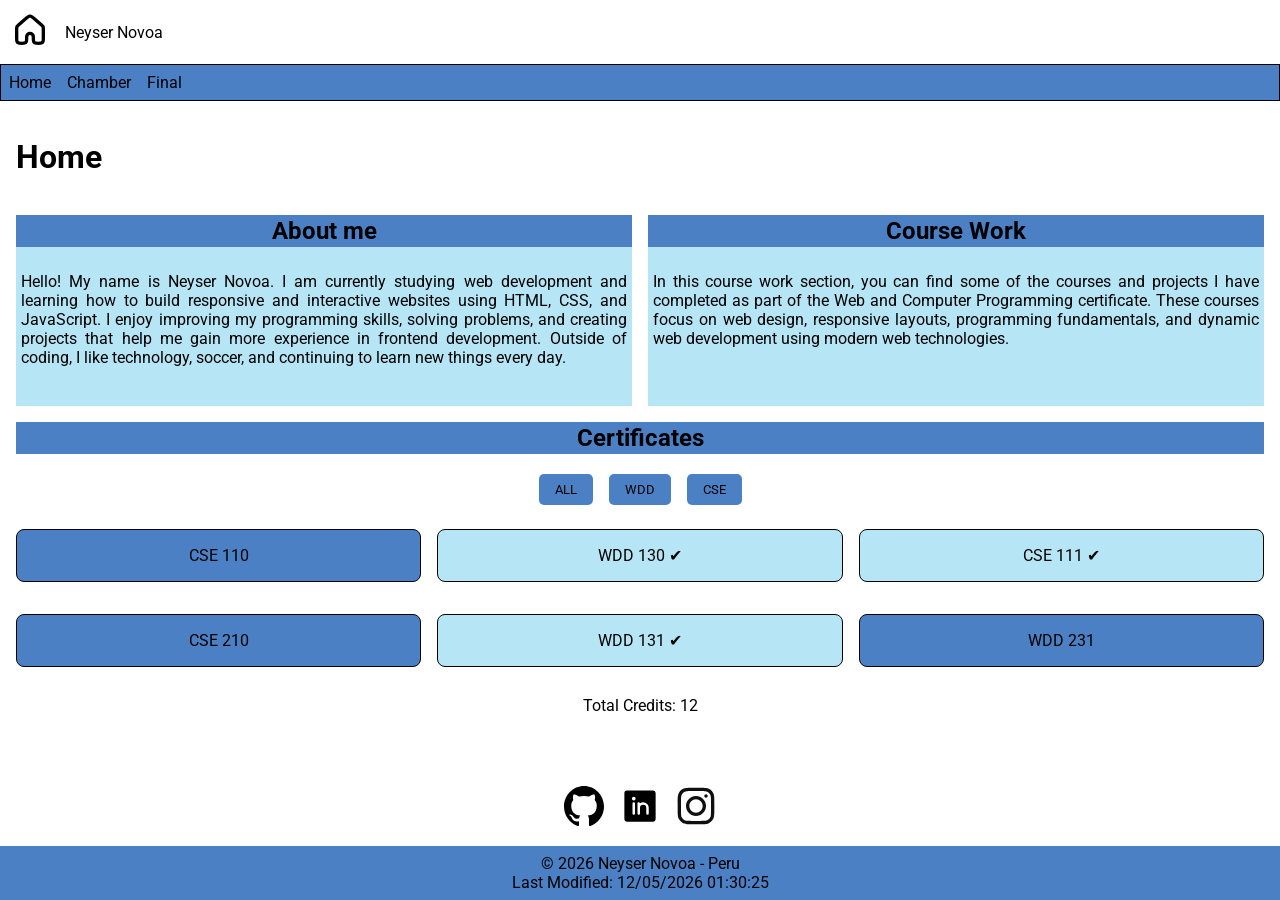
<file: index.html>
<!DOCTYPE html>
<html lang="en">
<head>
  <meta charset="UTF-8">
  <meta name="viewport" content="width=device-width, initial-scale=1.0">
  <meta name="description" content="WDD231 course home page by Neyser Novoa showcasing HTML, CSS, JavaScript projects and responsive web design practice">
  <meta name="author" content="Neyser Novoa">
  <meta property="og:title" content="WDD231 Course Home Page">
  <meta property="og:description" content="Course Home Page by Neyser Novoa, you can find the courses where you registered this term. ">
  <meta property="og:image" content="https://raw.githubusercontent.com/neysernoli/wdd130/main/images/neki.jpg">
  <meta property="og:url" content="https://neysernoli.github.io/wdd231/">
  <meta property="og:type" content="website">
  <link rel="preconnect" href="https://fonts.googleapis.com">
  <link rel="preconnect" href="https://fonts.gstatic.com" crossorigin>
  <link href="https://fonts.googleapis.com/css2?family=Roboto&display=swap" rel="stylesheet">
  <link rel="stylesheet" href="styles/small.css">
  <link rel="stylesheet" href="styles/large.css">
  <script src="scripts/navigation.js" defer></script>
  <script src="scripts/date.js" defer></script>
  <script src="scripts/courses.js" defer></script>
  <title>Home Page</title>
</head>
<body>
  <header>
    <a href="index.html"><img src="images/house.svg" alt="site logo" class="logo"></a>
    <span>Neyser Novoa</span>

    <button id="nav-button" class="hamburger" aria-label="navigation">☰</button>
  </header>
  <nav id="nav">
    <a href="index.html">Home</a>
    <a href="#">Chamber</a>
    <a href="#">Final</a>
  </nav>
  <main>
    <h1>Home</h1>
    <section>
      <h2>About me</h2>
        <p>Hello! My name is Neyser Novoa. I am currently studying web development and learning how to build responsive and interactive websites using HTML, CSS, and JavaScript. I enjoy improving my programming skills, solving problems, and creating projects that help me gain more experience in frontend development. Outside of coding, I like technology, soccer, and continuing to learn new things every day.</p>

    </section>
    <section>
      <h2>Course Work</h2>
        <p>In this course work section, you can find some of the courses and projects I have completed as part of the Web and Computer Programming certificate. These courses focus on web design, responsive layouts, programming fundamentals, and dynamic web development using modern web technologies.</p>
    </section>
    <section class="certificates">

      <h2>Certificates</h2>

      <div class="filters">
        <button id="all">ALL</button>
        <button id="wdd">WDD</button>
        <button id="cse">CSE</button>
      </div>

      <div id="courses-container"></div>

      <p id="credits"></p>
    </section>
  </main>
  <footer>
    <div class="social">
      <a href="https://github.com/" target="_blank" rel="noopener noreferrer"><img src="images/github.svg" alt="github"></a>
      <a href="https://www.linkedin.com/" target="_blank" rel="noopener noreferrer"><img src="images/linkedin.svg" alt="linkedin"></a>
      <a href="https://www.instagram.com/" target="_blank" rel="noopener noreferrer"><img src="images/instagram.svg" alt="instagram"></a>
    </div>
    <div class="copyright">
      <p>
        &copy; <span id="currentyear"></span>
        Neyser Novoa - Peru
      </p>

      <p id="lastModified"></p>
    </div>
    
  </footer>
</body>
</html>
</file>
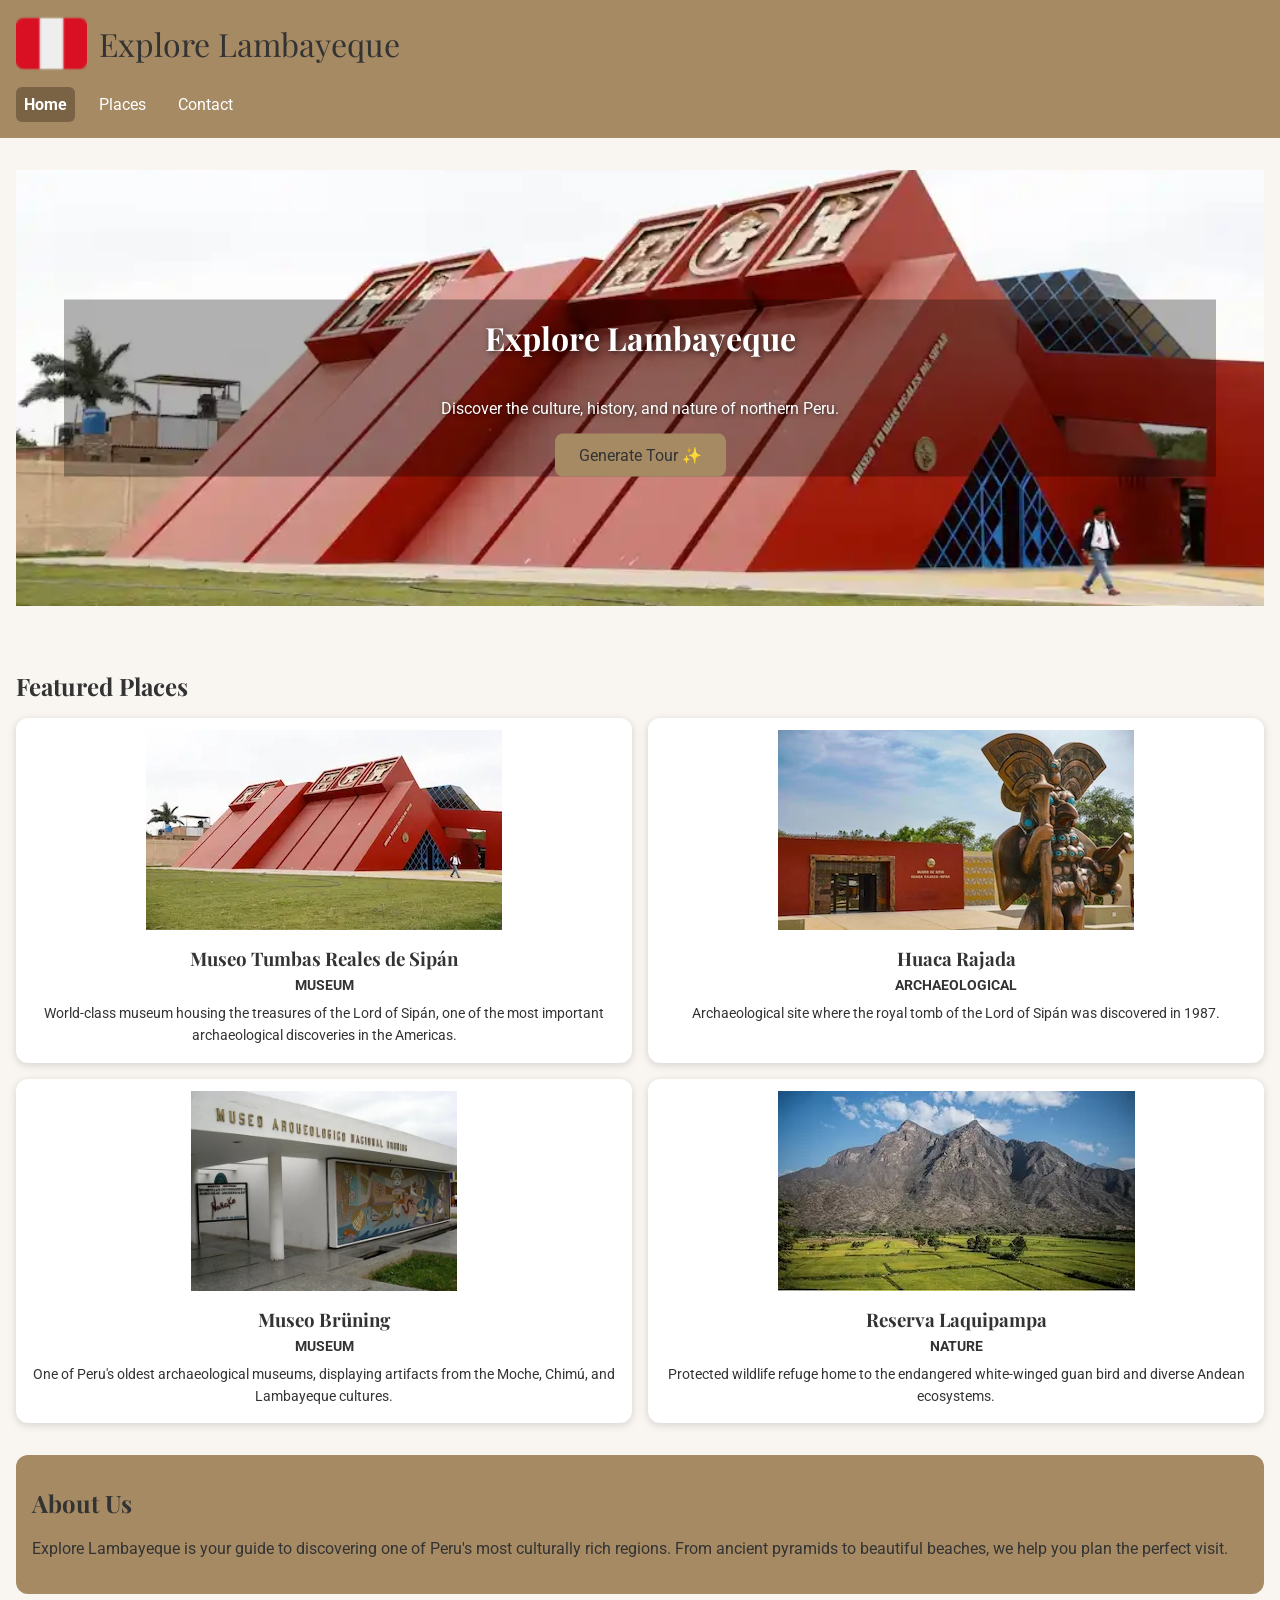
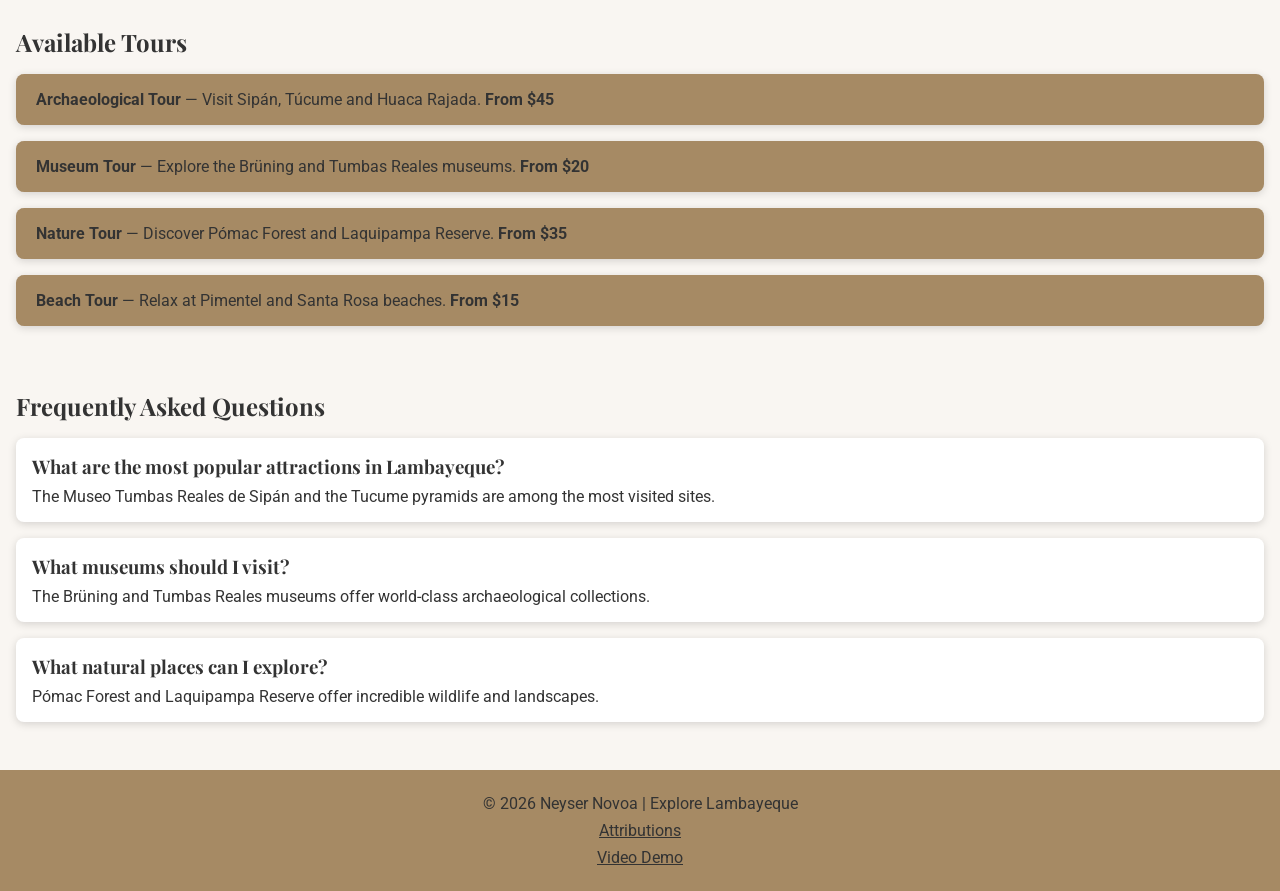
<file: final/index.html>
<!DOCTYPE html>
<html lang="en">
<head>
    <meta charset="UTF-8">
    <meta name="viewport" content="width=device-width, initial-scale=1.0">
    <title>Explore Lambayeque</title>
    <meta name="description" content="Discover the best attractions, culture, history, and tours in Lambayeque, Peru.">
    <meta name="author" content="Neyser Novoa">

    <link rel="icon" href="images/favicon.ico">

    <link rel="preconnect" href="https://fonts.googleapis.com">
    <link rel="preconnect" href="https://fonts.gstatic.com" crossorigin>
    <link href="https://fonts.googleapis.com/css2?family=Playfair+Display:wght@400;600&family=Roboto:wght@400;500&display=swap" rel="stylesheet">

    <link rel="stylesheet" href="styles/small.css">
    <link rel="stylesheet" href="styles/medium.css">
    <link rel="stylesheet" href="styles/large.css">

    <script type="module" src="scripts/main.js" defer></script>

    <meta property="og:title" content="Explore Lambayeque">
    <meta property="og:description" content="Discover the best attractions, culture and history of Lambayeque, Peru.">
    <meta property="og:image" content="https://neysernoli.github.io/wdd231/final/images/hero.webp">
    <meta property="og:url" content="https://neysernoli.github.io/wdd231/final/">
</head>

<body>

  <header>
    <div class="top-bar">
      <div class="brand">
        <img src="images/favicon.ico" alt="Explore Lambayeque Logo" width="71" height="71">
        <a href="index.html">Explore Lambayeque</a>
      </div>
      <button id="menuBtn" aria-label="Toggle navigation">☰</button>
    </div>

    <nav id="navMenu">
      <a href="index.html" class="active">Home</a>
      <a href="places.html">Places</a>
      <a href="contact.html">Contact</a>
    </nav>
  </header>

  <main>

    <section class="hero">
      <img src="images/hero.webp" alt="Lambayeque landscape" width="1024" height="512" loading="eager">
      <div class="hero-content">
        <h1>Explore Lambayeque</h1>
        <p>Discover the culture, history, and nature of northern Peru.</p>
        <a href="places.html" id="generateTourBtn" class="cta-button">Generate Tour ✨</a>
      </div>
    </section>

    <section class="featured">
      <h2>Featured Places</h2>
      <div id="featured-grid"></div>
    </section>

    <section class="about">
      <h2>About Us</h2>
      <p>Explore Lambayeque is your guide to discovering one of Peru's most culturally rich regions. From ancient pyramids to beautiful beaches, we help you plan the perfect visit.</p>
    </section>

    <section class="tours">
      <h2>Available Tours</h2>
      <ul>
        <li>
          <strong>Archaeological Tour</strong> — Visit Sipán, Túcume and Huaca Rajada. <span>From $45</span>
        </li>
        <li>
          <strong>Museum Tour</strong> — Explore the Brüning and Tumbas Reales museums. <span>From $20</span>
        </li>
        <li>
          <strong>Nature Tour</strong> — Discover Pómac Forest and Laquipampa Reserve. <span>From $35</span>
        </li>
        <li>
          <strong>Beach Tour</strong> — Relax at Pimentel and Santa Rosa beaches. <span>From $15</span>
        </li>
      </ul>
    </section>

    <section class="faq">
      <h2>Frequently Asked Questions</h2>
      <div class="faq-item">
        <h3>What are the most popular attractions in Lambayeque?</h3>
        <p>The Museo Tumbas Reales de Sipán and the Tucume pyramids are among the most visited sites.</p>
      </div>
      <div class="faq-item">
        <h3>What museums should I visit?</h3>
        <p>The Brüning and Tumbas Reales museums offer world-class archaeological collections.</p>
      </div>
      <div class="faq-item">
        <h3>What natural places can I explore?</h3>
        <p>Pómac Forest and Laquipampa Reserve offer incredible wildlife and landscapes.</p>
      </div>
    </section>

  </main>

  <footer>
    <p>&copy; <span id="year"></span> Neyser Novoa | Explore Lambayeque</p>
    <p><a href="attributions.html">Attributions</a></p>
    <p><a href="https://www.loom.com/share/18ca4690f8ab412b9d6e24662c97b38f" target="_blank" rel="noopener noreferrer">Video Demo</a></p>
  </footer>

</body>
</html>
</file>
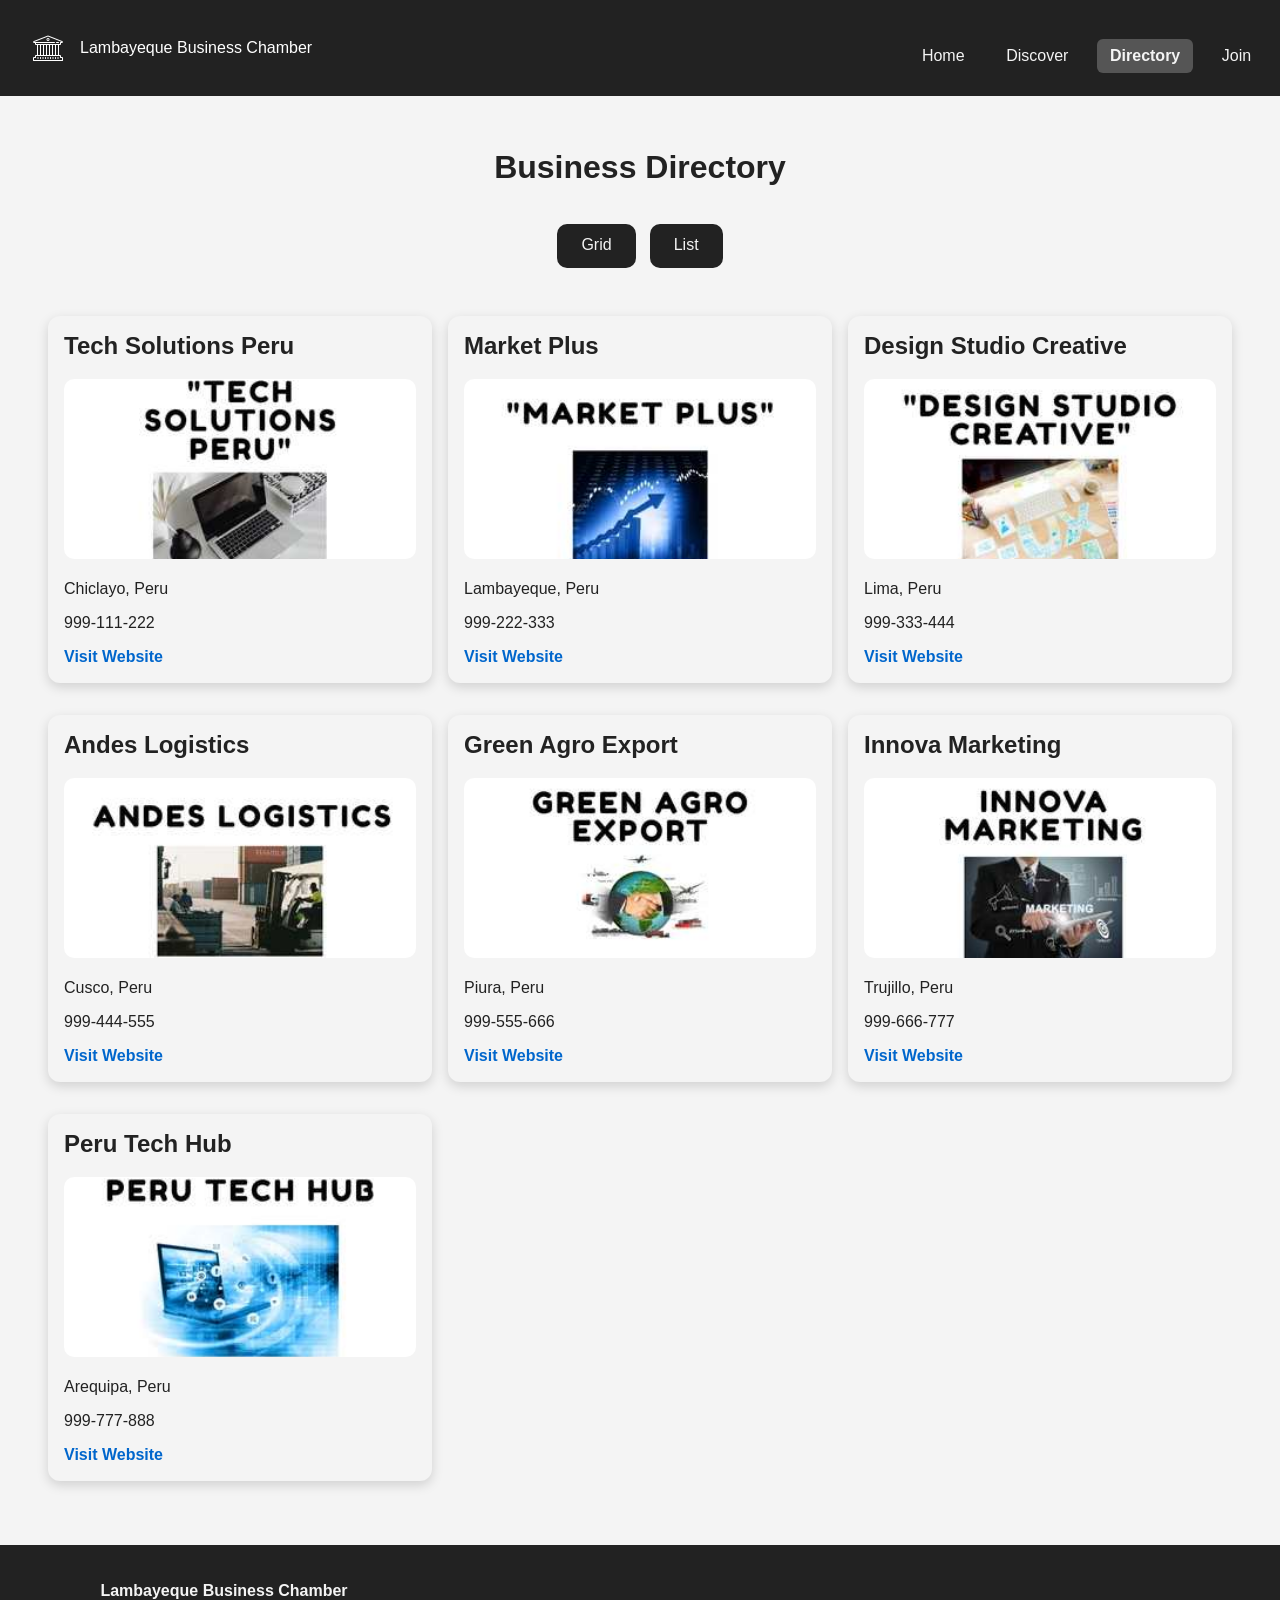
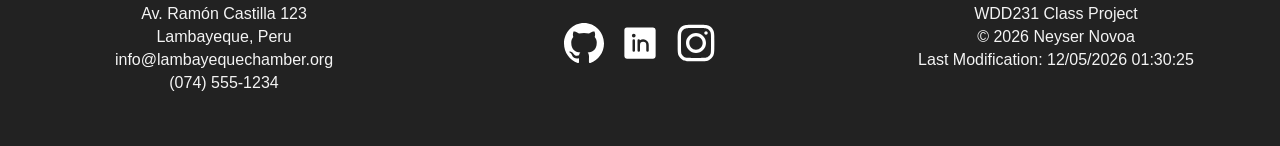
<file: chamber/directory.html>
<!DOCTYPE html>
<html lang="en">
<head>
    <meta charset="UTF-8">
    <meta name="viewport" content="width=device-width, initial-scale=1.0">

    <title>Lambayeque Business Chamber Directory</title>
    <meta name="description" content="Official Chamber of Commerce directory showcasing local businesses, contact information, and community resources.">
    <meta name="author" content="Neyser Novoa">

    <link rel="preconnect" href="https://fonts.googleapis.com">
    <link rel="preconnect" href="https://fonts.gstatic.com" crossorigin>
    <link href="https://fonts.googleapis.com/css2?family=Roboto:wght@400;700&display=swap" rel="stylesheet">

    <!--favicon!-->
    <link rel="icon" href="images/favicon.ico">

    <!-- styles! -->
    <link rel="stylesheet" href="styles/normalize.css">
    <link rel="stylesheet" href="styles/small.css">
    <link rel="stylesheet" href="styles/medium.css">
    <link rel="stylesheet" href="styles/large.css">
    <!-- script! -->
    <script src="scripts/directory.js" defer></script>
    <script src="scripts/date.js" defer></script>
    <script src="scripts/navigation.js" defer></script>


    <!-- open graph! -->
    <meta property="og:title" content="Lambayeque Business Chamber">
    <meta property="og:description" content="Explore local businesses, chamber members, and community resources in Lambayeque Business Chamber Directory.">
    <meta property="og:image" content="https://neysernoli.github.io/wdd231/chamber/images/municipalidad.jpg">
    <meta property="og:url" content="https://neysernoli.github.io/wdd231/chamber/directory.html">
</head>
<body>
    <header>
      <div class="top-bar">
        <div class="brand">
          <img src="images/edificio.png" alt="Chamber Logo" class="logo" width="50" height="50">
          <a href="directory.html">Lambayeque Business Chamber</a>
        </div>

        <button id="menuBtn">☰</button>
      </div>

      <nav id="navMenu">
        <a href="index.html">Home</a>
        <a href="discover.html">Discover</a>
        <a href="directory.html" class="active">Directory</a>
        <a href="join.html">Join</a>
      </nav>

</header>
    <main>
      <h1>Business Directory</h1>
        <div class="view-buttons">
          <button id="grid">Grid</button>
          <button id="list">List</button>
        </div>
        <section id="members"></section>
    </main>
  <footer>
    <div class="footer-top">
      <p><strong>Lambayeque Business Chamber</strong></p>
      <p>Av. Ramón Castilla 123</p>
      <p>Lambayeque, Peru</p>
      <p>info@lambayequechamber.org</p>
      <p>(074) 555-1234</p>
    </div>

    <div class="social">
      <a href="https://github.com/" target="_blank" rel="noopener noreferrer"><img src="images/github.svg" alt="github" width="40" height="40"></a>
      <a href="https://www.linkedin.com/" target="_blank" rel="noopener noreferrer"><img src="images/linkedin.svg" alt="linkedin" width="40" height="40"></a>
      <a href="https://www.instagram.com/" target="_blank" rel="noopener noreferrer"><img src="images/instagram.svg" alt="instagram" width="40" height="40"></a>
    </div>

    <div class="footer-bottom">
      <p>WDD231 Class Project</p>
      <p>&copy; <span id="year"></span> Neyser Novoa</p>
      <p>Last Modification: <span id="lastModified"></span></p>
    </div>
  </footer>   
</body>
</html>
</file>
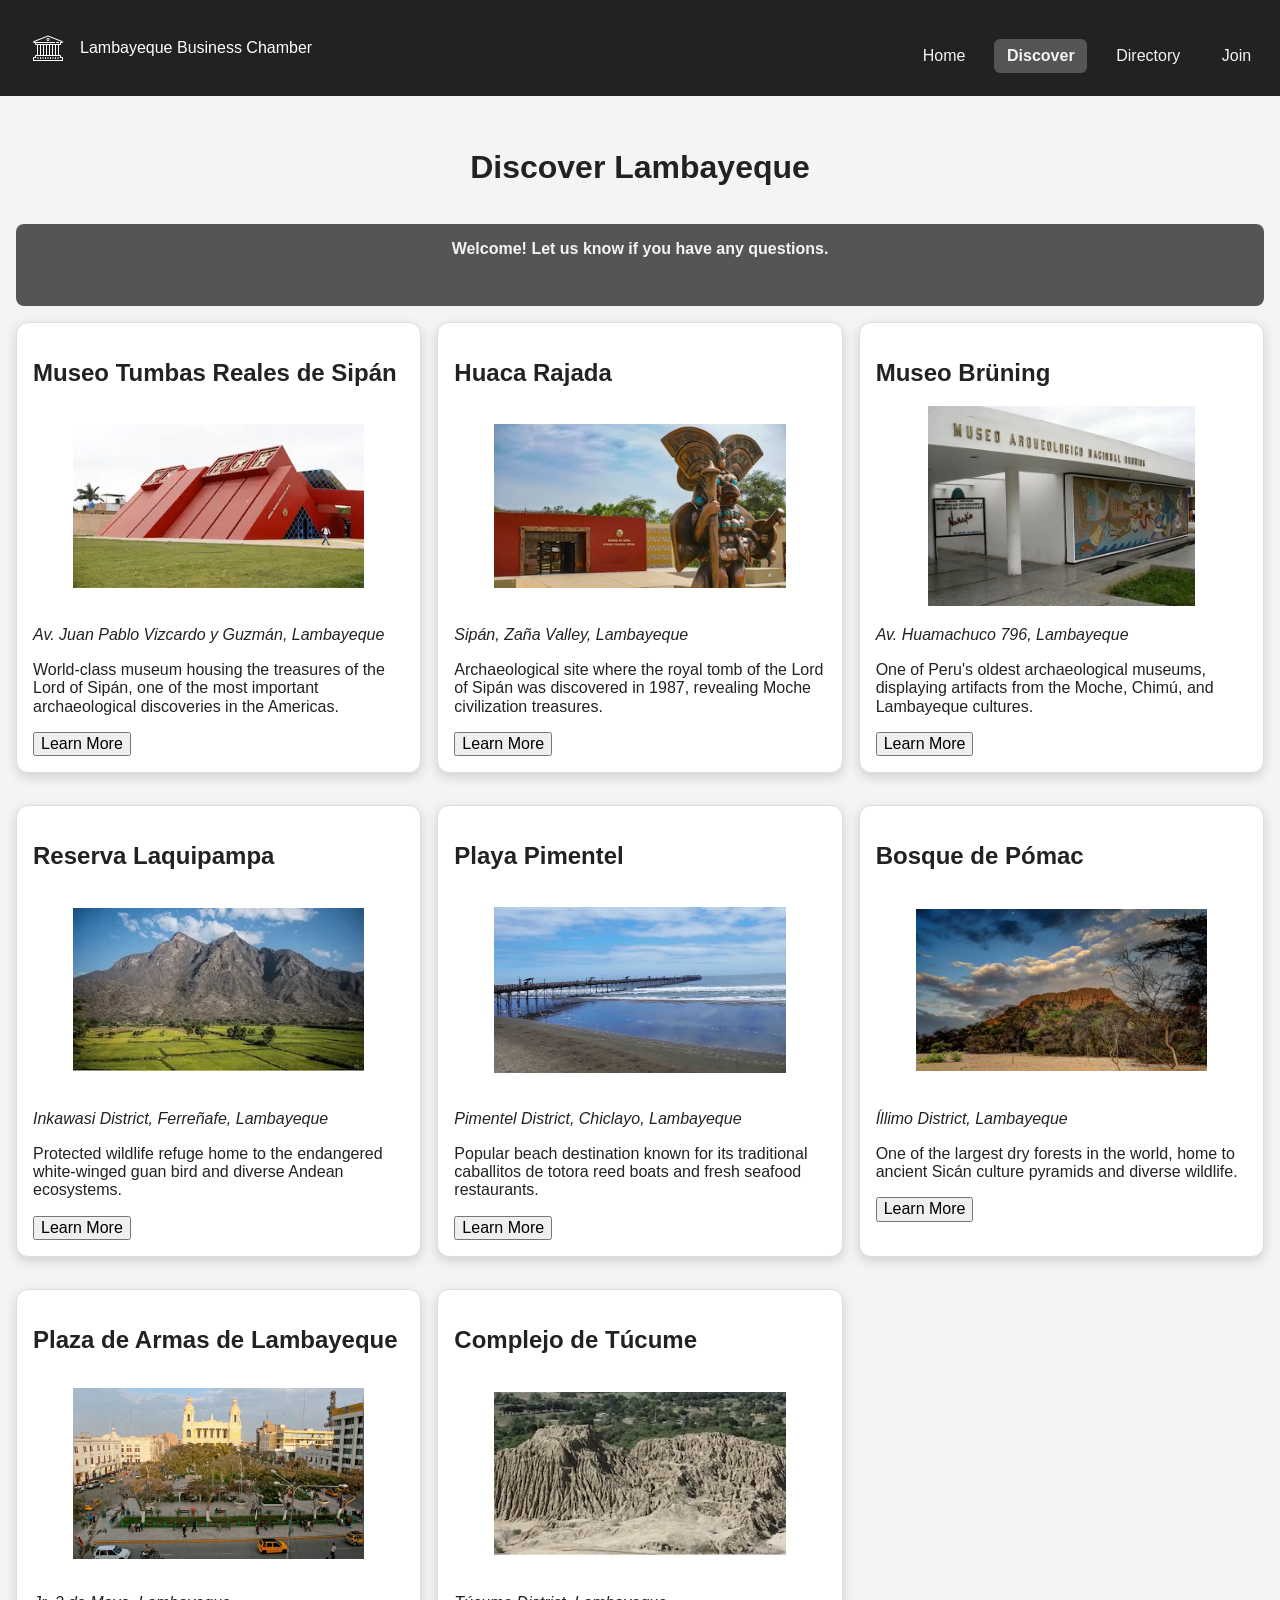
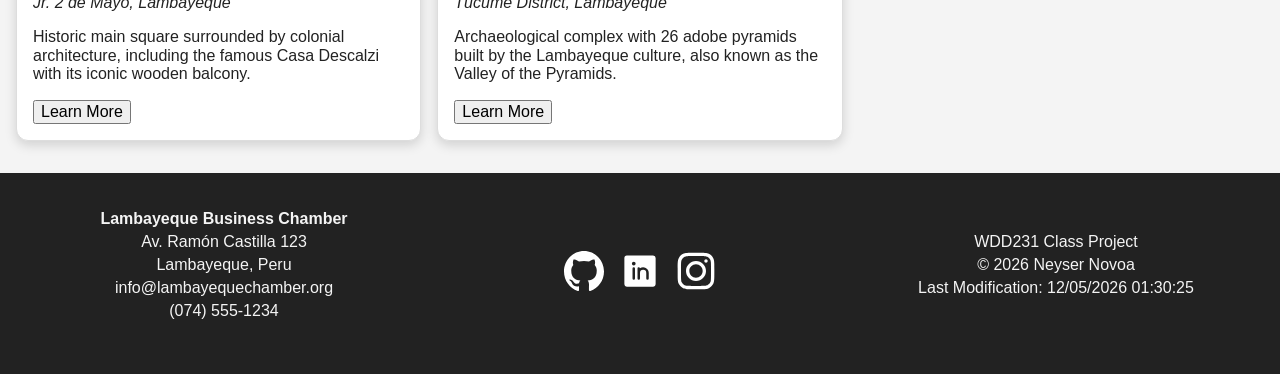
<file: chamber/discover.html>
<!DOCTYPE html>
<html lang="en">
<head>
    <meta charset="UTF-8">
    <meta name="viewport" content="width=device-width, initial-scale=1.0">

    <title>Discover | Lambayeque Business Chamber</title>
    <meta name="description" content="Discover the best attractions, culture, and history of the Lambayeque region.">
    <meta name="author" content="Neyser Novoa">

    <link rel="preconnect" href="https://fonts.googleapis.com">
    <link rel="preconnect" href="https://fonts.gstatic.com" crossorigin>
    <link href="https://fonts.googleapis.com/css2?family=Roboto:wght@400;700&display=swap" rel="stylesheet">

    <link rel="icon" href="images/favicon.ico">

    <link rel="stylesheet" href="styles/normalize.css">
    <link rel="stylesheet" href="styles/small.css">
    <link rel="stylesheet" href="styles/medium.css">
    <link rel="stylesheet" href="styles/large.css">

    <script src="scripts/navigation.js" defer></script>
    <script src="scripts/date.js" defer></script>
    <script type="module" src="scripts/discover.js"></script>

    <meta property="og:title" content="Lambayeque Business Chamber">
    <meta property="og:description" content="Discover the attractions and culture of Lambayeque.">
    <meta property="og:image" content="https://neysernoli.github.io/wdd231/chamber/images/municipalidad.jpg">
    <meta property="og:url" content="https://neysernoli.github.io/wdd231/chamber/discover.html">
</head>
<body>
    <header>
        <div class="top-bar">
            <div class="brand">
                <img src="images/edificio.png" alt="Chamber Logo" class="logo" width="70" height="70">
                <a href="index.html">Lambayeque Business Chamber</a>
            </div>
            <button id="menuBtn">☰</button>
        </div>

        <nav id="navMenu">
            <a href="index.html">Home</a>
            <a href="discover.html" class="active">Discover</a>
            <a href="directory.html">Directory</a>
            <a href="join.html">Join</a>
        </nav>
    </header>

    <main>
        <h1>Discover Lambayeque</h1>

        <div id="visitor-message"></div>

        <section id="places-grid">
        </section>
    </main>

    <footer>
        <div class="footer-top">
            <p><strong>Lambayeque Business Chamber</strong></p>
            <p>Av. Ramón Castilla 123</p>
            <p>Lambayeque, Peru</p>
            <p>info@lambayequechamber.org</p>
            <p>(074) 555-1234</p>
        </div>

        <div class="social">
            <a href="https://github.com/" target="_blank" rel="noopener noreferrer">
                <img src="images/github.svg" alt="github" width="40" height="40">
            </a>
            <a href="https://www.linkedin.com/" target="_blank" rel="noopener noreferrer">
                <img src="images/linkedin.svg" alt="linkedin" width="40" height="40">
            </a>
            <a href="https://www.instagram.com/" target="_blank" rel="noopener noreferrer">
                <img src="images/instagram.svg" alt="instagram" width="40" height="40">
            </a>
        </div>

        <div class="footer-bottom">
            <p>WDD231 Class Project</p>
            <p>&copy; <span id="year"></span> Neyser Novoa</p>
            <p>Last Modification: <span id="lastModified"></span></p>
        </div>
    </footer>
</body>
</html>
</file>
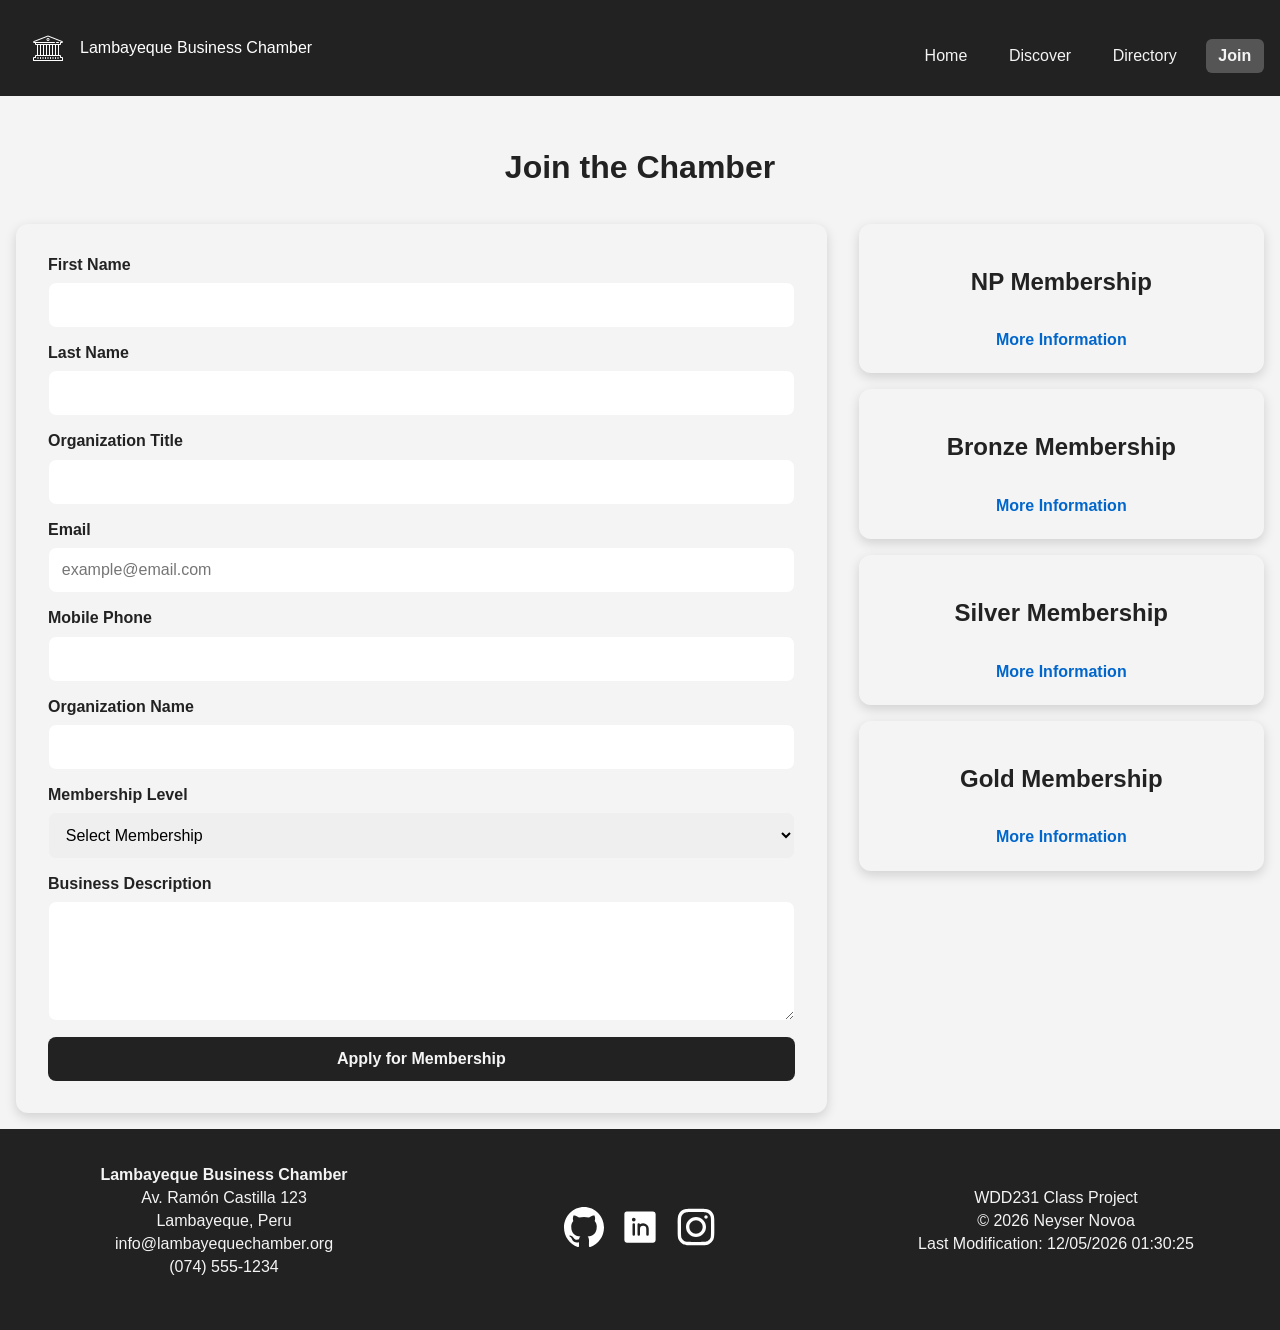
<file: chamber/join.html>
<!DOCTYPE html>
<html lang="en">
<head>
    <meta charset="UTF-8">
    <meta name="viewport" content="width=device-width, initial-scale=1.0">

    <title>Join | Lambayeque Business Chamber</title>
    <meta name="description" content="Apply to join the Lambayeque Business Chamber and explore membership benefits.">
    <meta name="author" content="Neyser Novoa">

    <link rel="preconnect" href="https://fonts.googleapis.com">
    <link rel="preconnect" href="https://fonts.gstatic.com" crossorigin>
    <link href="https://fonts.googleapis.com/css2?family=Roboto:wght@400;700&display=swap" rel="stylesheet">

    <!--favicon!-->
    <link rel="icon" href="images/favicon.ico">

    <!-- styles! -->
    <link rel="stylesheet" href="styles/normalize.css">
    <link rel="stylesheet" href="styles/small.css">
    <link rel="stylesheet" href="styles/medium.css">
    <link rel="stylesheet" href="styles/large.css">
    <!-- script! -->
    <script src="scripts/navigation.js" defer></script>
    <script src="scripts/date.js" defer></script>
    <script src="scripts/join.js" defer></script>


    <!-- open graph! -->
    <meta property="og:title" content="Lambayeque Business Chamber">
    <meta property="og:description" content="Explore local businesses, chamber members, and community resources in Lambayeque Business Chamber Directory.">
    <meta property="og:image" content="https://neysernoli.github.io/wdd231/chamber/images/municipalidad.jpg">
    <meta property="og:url" content="https://neysernoli.github.io/wdd231/chamber">
</head>
<body>
  <header>
    <div class="top-bar">
      <div class="brand">
      <img src="images/edificio.png" alt="Chamber Logo" class="logo" width="70" height="70">
      <a href="index.html">Lambayeque Business Chamber</a>
    </div>

      <button id="menuBtn">☰</button>
    </div>

    <nav id="navMenu">
      <a href="index.html">Home</a>
      <a href="discover.html">Discover</a>
      <a href="directory.html">Directory</a>
      <a href="join.html" class="active">Join</a>
    </nav>
  </header>
  
  <main>

    <h1>Join the Chamber</h1>

    <div class="join-layout">
      <form method="get" action="thankyou.html">

        <label>
          First Name
          <input
            type="text"
            name="firstname"
            required
            title="Enter your first name"
            autocomplete="given-name">
        </label>

        <label>
          Last Name
          <input
            type="text"
            name="lastname"
            required
            title="Enter your last name"
            autocomplete="family-name">
        </label>

        <label>
          Organization Title
          <input
            type="text"
            name="orgtitle"
            title="Enter organization title"
            autocomplete="organization-title"
            pattern="[A-Za-z\s\-]{7,}">
        </label>

        <label>
          Email
          <input
            type="email"
            name="email"
            required
            title="Enter your email"
            autocomplete="email"
            placeholder="example@email.com">
        </label>

        <label>
          Mobile Phone
          <input
            type="tel"
            name="phone"
            required
            title="Enter mobile phone"
            autocomplete="tel">
        </label>

        <label>
          Organization Name
          <input
            type="text"
            name="organization"
            required
            title="Enter organization"
            autocomplete="organization">
        </label>

        <label>
          Membership Level

          <select name="membership" required>

            <option value="" disabled selected>
              Select Membership
            </option>

            <option value="np">
              NP Membership
            </option>

            <option value="bronze">
              Bronze Membership
            </option>

            <option value="silver">
              Silver Membership
            </option>

            <option value="gold">
              Gold Membership
            </option>

          </select>

        </label>

        <label>
          Business Description

          <textarea
            name="description"
            title="Business description"
            rows="5">
          </textarea>

        </label>

        <input
          type="hidden"
          id="timestamp"
          name="timestamp">

        <input
          type="submit"
          value="Apply for Membership">

      </form>

      <section class="membership-cards">

        <article class="membership-card np">
          <h2>NP Membership</h2>
          <a href="#np-modal">More Information</a>
        </article>

        <article class="membership-card bronze">
          <h2>Bronze Membership</h2>
          <a href="#bronze-modal">More Information</a>
        </article>

        <article class="membership-card silver">
          <h2>Silver Membership</h2>
          <a href="#silver-modal">More Information</a>
        </article>

        <article class="membership-card gold">
          <h2>Gold Membership</h2>
          <a href="#gold-modal">More Information</a>
        </article>

      </section>
    </div>
  </main>

  <dialog id="np-modal">
    <h2>NP Membership</h2>

    <p>
      Free membership for non-profit organizations.
    </p>

    <ul>
      <li>Directory listing</li>
      <li>Community participation</li>
      <li>No annual fee</li>
    </ul>

    <button class="close-modal">
      Close
    </button>
  </dialog>


  <dialog id="bronze-modal">
    <h2>Bronze Membership</h2>

    <p>
      Entry-level membership with business exposure.
    </p>

    <ul>
      <li>Directory listing</li>
      <li>Training events</li>
      <li>Basic promotions</li>
    </ul>

    <button class="close-modal">
      Close
    </button>
  </dialog>


  <dialog id="silver-modal">
    <h2>Silver Membership</h2>

    <p>
      Increased visibility and benefits.
    </p>

    <ul>
      <li>Advertising opportunities</li>
      <li>Event discounts</li>
      <li>Priority support</li>
    </ul>

    <button class="close-modal">
      Close
    </button>
  </dialog>


  <dialog id="gold-modal">
    <h2>Gold Membership</h2>

    <p>
      Premium chamber benefits.
    </p>

    <ul>
      <li>Featured spotlight</li>
      <li>VIP events</li>
      <li>Maximum promotion</li>
    </ul>

    <button class="close-modal">
      Close
    </button>
  </dialog>
     
  <footer>
    <div class="footer-top">
      <p><strong>Lambayeque Business Chamber</strong></p>
      <p>Av. Ramón Castilla 123</p>
      <p>Lambayeque, Peru</p>
      <p>info@lambayequechamber.org</p>
      <p>(074) 555-1234</p>
    </div>

    <div class="social">
      <a href="https://github.com/" target="_blank" rel="noopener noreferrer"><img src="images/github.svg" alt="github" width="40" height="40"></a>
      <a href="https://www.linkedin.com/" target="_blank" rel="noopener noreferrer"><img src="images/linkedin.svg" alt="linkedin" width="40" height="40"></a>
      <a href="https://www.instagram.com/" target="_blank" rel="noopener noreferrer"><img src="images/instagram.svg" alt="instagram" width="40" height="40"></a>
    </div>

    <div class="footer-bottom">
      <p>WDD231 Class Project</p>
      <p>&copy; <span id="year"></span> Neyser Novoa</p>
      <p>Last Modification: <span id="lastModified"></span></p>
    </div>
  </footer>   
</body>
</html>
</file>
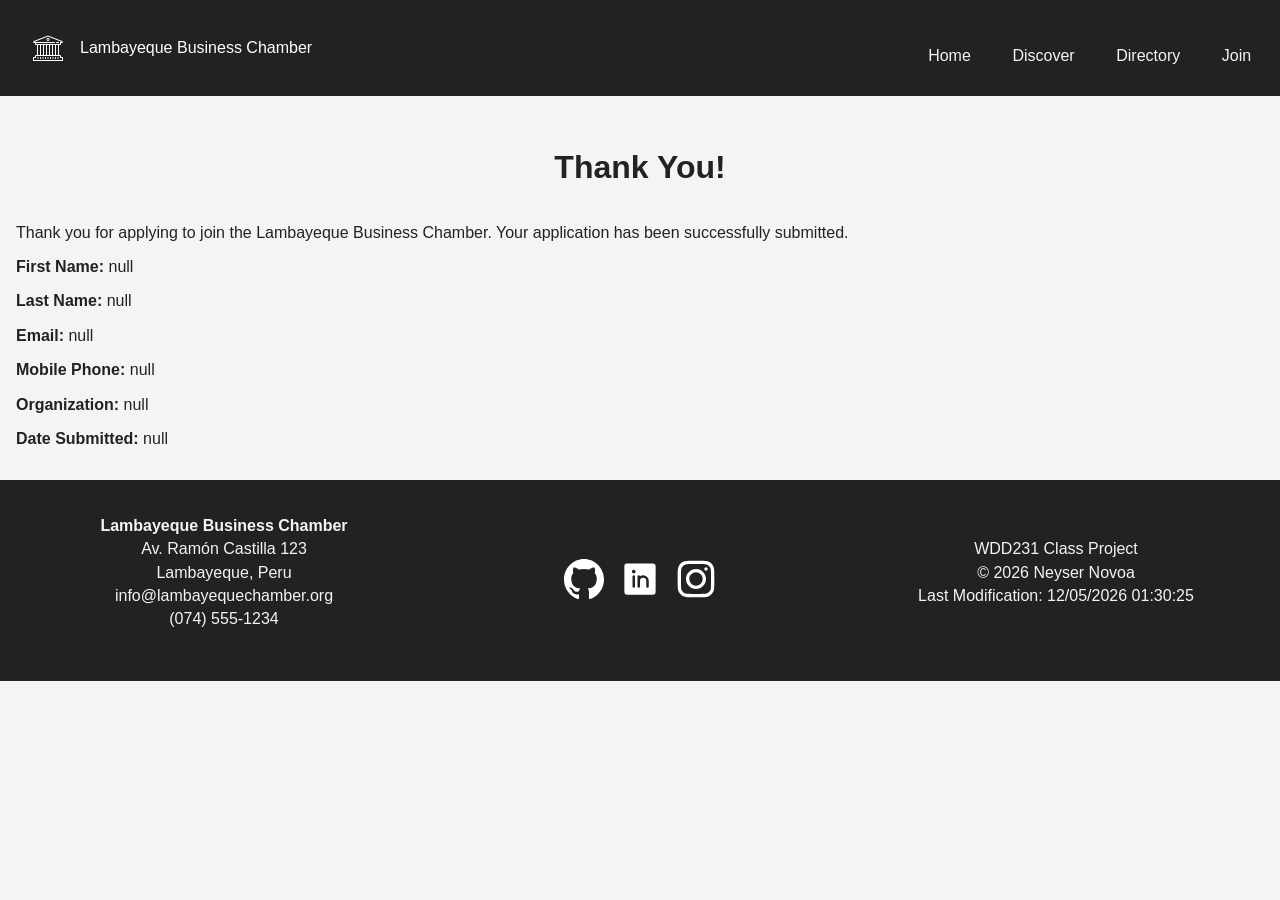
<file: chamber/thankyou.html>
<!DOCTYPE html>
<html lang="en">
<head>
    <meta charset="UTF-8">
    <meta name="viewport" content="width=device-width, initial-scale=1.0">

    <title>Thank You | Lambayeque Business Chamber</title>
    <meta name="description" content="Thank you for submitting your membership application to the Lambayeque Business Chamber.">
    <meta name="author" content="Neyser Novoa">

    <link rel="preconnect" href="https://fonts.googleapis.com">
    <link rel="preconnect" href="https://fonts.gstatic.com" crossorigin>
    <link href="https://fonts.googleapis.com/css2?family=Roboto:wght@400;700&display=swap" rel="stylesheet">

    <!--favicon!-->
    <link rel="icon" href="images/favicon.ico">

    <!-- styles! -->
    <link rel="stylesheet" href="styles/normalize.css">
    <link rel="stylesheet" href="styles/small.css">
    <link rel="stylesheet" href="styles/medium.css">
    <link rel="stylesheet" href="styles/large.css">
    <!-- script! -->
    <script src="scripts/navigation.js" defer></script>
    <script src="scripts/date.js" defer></script>
    <script src="scripts/thankyou.js" defer></script>


    <!-- open graph! -->
    <meta property="og:title" content="Lambayeque Business Chamber">
    <meta property="og:description" content="Explore local businesses, chamber members, and community resources in Lambayeque Business Chamber Directory.">
    <meta property="og:image" content="https://neysernoli.github.io/wdd231/chamber/images/municipalidad.jpg">
    <meta property="og:url" content="https://neysernoli.github.io/wdd231/chamber">
</head>
<body>
  <header>
    <div class="top-bar">
      <div class="brand">
      <img src="images/edificio.png" alt="Chamber Logo" class="logo" width="70" height="70">
      <a href="index.html">Lambayeque Business Chamber</a>
    </div>

      <button id="menuBtn">☰</button>
    </div>

    <nav id="navMenu">
      <a href="index.html">Home</a>
      <a href="discover.html">Discover</a>
      <a href="directory.html">Directory</a>
      <a href="join.html">Join</a>
    </nav>
  </header>
  
  <main>

    <h1>Thank You!</h1>

    <p>
      Thank you for applying to join the Lambayeque Business Chamber.
  		Your application has been successfully submitted.
    </p>

    <section id="results">

    </section>

  </main>

  <footer>
    <div class="footer-top">
      <p><strong>Lambayeque Business Chamber</strong></p>
      <p>Av. Ramón Castilla 123</p>
      <p>Lambayeque, Peru</p>
      <p>info@lambayequechamber.org</p>
      <p>(074) 555-1234</p>
    </div>

    <div class="social">
      <a href="https://github.com/" target="_blank" rel="noopener noreferrer"><img src="images/github.svg" alt="github" width="40" height="40"></a>
      <a href="https://www.linkedin.com/" target="_blank" rel="noopener noreferrer"><img src="images/linkedin.svg" alt="linkedin" width="40" height="40"></a>
      <a href="https://www.instagram.com/" target="_blank" rel="noopener noreferrer"><img src="images/instagram.svg" alt="instagram" width="40" height="40"></a>
    </div>

    <div class="footer-bottom">
      <p>WDD231 Class Project</p>
      <p>&copy; <span id="year"></span> Neyser Novoa</p>
      <p>Last Modification: <span id="lastModified"></span></p>
    </div>
  </footer>   
</body>
</html>
</file>
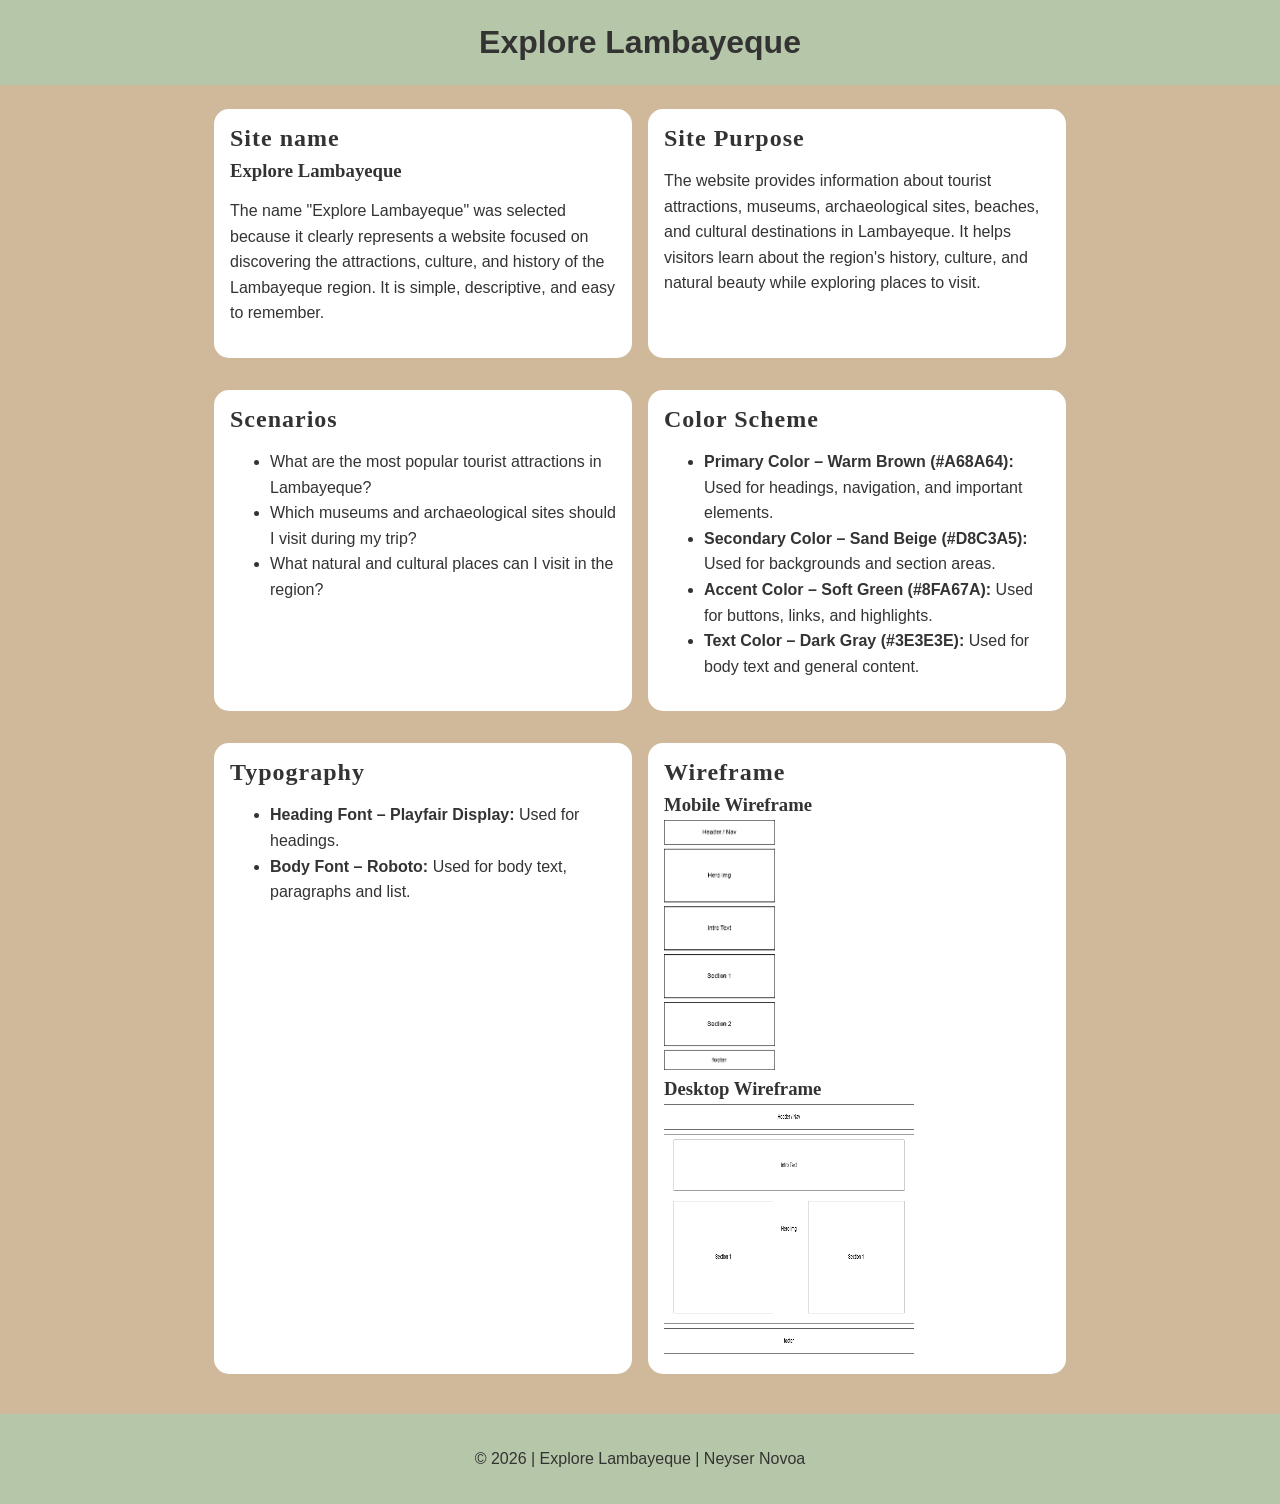
<file: Final Project/siteplan.html>
<!DOCTYPE html>
<html lang="en">
<head>
  <meta charset="UTF-8">
  <meta name="viewport" content="width=device-width,initial-scale=1.0">
  <meta name="description" content="WDD231 final project course by Neyser Novoa showcasing HTML, CSS, JavaScript projects and responsive web.">
  <meta name="author" content="Neyser Novoa">
  <title>Explore Lambayeque</title>

  <link rel="stylesheet" href="styles/siteplan.css">

</head>
<body>
  <header>
    <h1>Explore Lambayeque</h1>
  </header>
  <main>
    <section>
      <h2>Site name</h2>
      <h3>Explore Lambayeque</h3>
      <p>The name "Explore Lambayeque" was selected because it clearly represents a website focused on discovering the attractions, culture, and history of the Lambayeque region. It is simple, descriptive, and easy to remember.</p>
    </section>

    <section>
      <h2>Site Purpose</h2>
      <p>The website provides information about tourist attractions, museums, archaeological sites, beaches, and cultural destinations in Lambayeque. It helps visitors learn about the region's history, culture, and natural beauty while exploring places to visit.</p>
    </section>

    <section>
      <h2>Scenarios</h2>
      <ul>
        <li>What are the most popular tourist attractions in Lambayeque?</li>
        <li>Which museums and archaeological sites should I visit during my trip?</li>
        <li>What natural and cultural places can I visit in the region?</li>
      </ul>
    </section>

    <section>
      <h2>Color Scheme</h2>
      <ul>
        <li>
          <strong>Primary Color – Warm Brown (#A68A64):</strong> Used for headings, navigation, and important elements.
        </li>
        <li>
          <strong>Secondary Color – Sand Beige (#D8C3A5):</strong> Used for backgrounds and section areas.
        </li>
        <li>
          <strong>Accent Color – Soft Green (#8FA67A):</strong> Used for buttons, links, and highlights.
        </li>
        <li>
          <strong>Text Color – Dark Gray (#3E3E3E):</strong> Used for body text and general content.
        </li>
      </ul>

    </section>

    <section>
      <h2>Typography</h2>
      <ul>
        <li><strong>Heading Font – Playfair Display:</strong> Used for headings.</li>
        <li><strong>Body Font – Roboto:</strong> Used for body text, paragraphs and list.</li>
      </ul>
    </section>

    <section>
      <h2>Wireframe</h2>
      <h3>Mobile Wireframe</h3>
      <img src="images/mobile.wireframe.png" alt="Mobile Wireframe layout for Explore Lambayeque">

      <h3>Desktop Wireframe</h3>
      <img src="images/desktop.wireframe.png" alt="Desktop Wireframe layout for Explore Lambayeque">
    </section>

  </main>
  <footer>
    <p>&copy; 2026 | Explore Lambayeque | Neyser Novoa</p>
  </footer>  
</body>
</html>
</file>
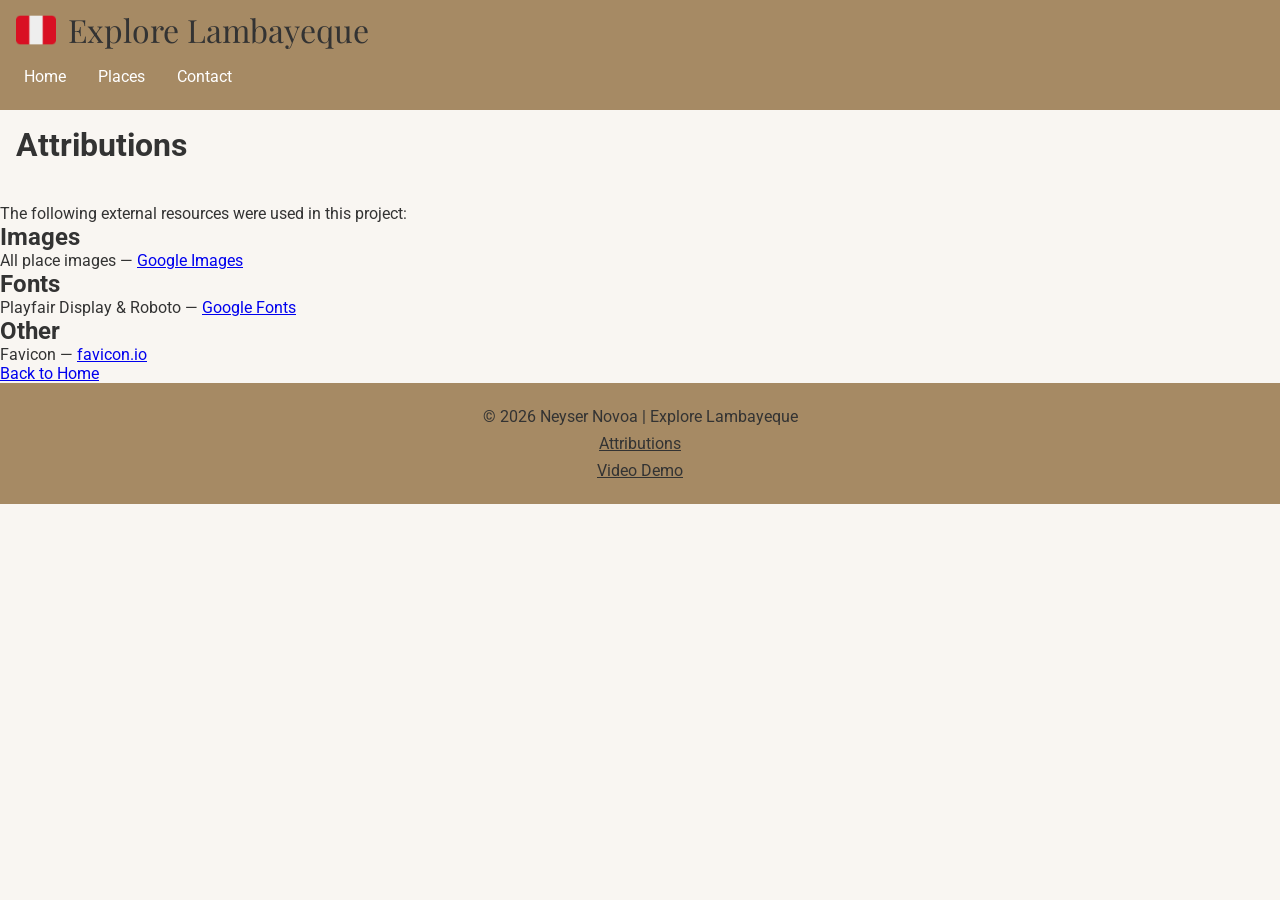
<file: final/attributions.html>
<!DOCTYPE html>
<html lang="en">
<head>
  <meta charset="UTF-8">
  <meta name="viewport" content="width=device-width, initial-scale=1.0">
  <title>Attributions | Explore Lambayeque</title>
  <meta name="description" content="Image and content attributions for the Explore Lambayeque website project.">
  <meta name="author" content="Neyser Novoa">

  <link rel="icon" href="images/favicon.ico">

  <link rel="preconnect" href="https://fonts.googleapis.com">
  <link rel="preconnect" href="https://fonts.gstatic.com" crossorigin>
  <link href="https://fonts.googleapis.com/css2?family=Playfair+Display:wght@400;600&family=Roboto:wght@400;500&display=swap" rel="stylesheet">

  <link rel="stylesheet" href="styles/small.css">
  <link rel="stylesheet" href="styles/medium.css">
  <link rel="stylesheet" href="styles/large.css">

  <meta property="og:title" content="Attributions | Explore Lambayeque">
  <meta property="og:description" content="Image and content attributions for the Explore Lambayeque website project.">
  <meta property="og:image" content="https://neysernoli.github.io/wdd231/final/images/hero.webp">
  <meta property="og:url" content="https://neysernoli.github.io/wdd231/final/attributions.html">
</head>
<body>
  <header>
    <div class="top-bar">
      <div class="brand">
        <img src="images/favicon.ico" alt="Explore Lambayeque Logo" width="40" height="40">
        <a href="index.html">Explore Lambayeque</a>
      </div>
      <button id="menuBtn" aria-label="Toggle navigation">☰</button>
    </div>
    <nav id="navMenu">
      <a href="index.html">Home</a>
      <a href="places.html">Places</a>
      <a href="contact.html">Contact</a>
    </nav>
  </header>

  <main>
    <h1>Attributions</h1>
    <p>The following external resources were used in this project:</p>

    <h2>Images</h2>
    <ul>
      <li>All place images — <a href="https://www.google.com" target="_blank" rel="noopener noreferrer">Google Images</a></li>
    </ul>

    <h2>Fonts</h2>
    <ul>
      <li>Playfair Display & Roboto — <a href="https://fonts.google.com" target="_blank" rel="noopener noreferrer">Google Fonts</a></li>
    </ul>

    <h2>Other</h2>
    <ul>
      <li>Favicon — <a href="https://favicon.io" target="_blank" rel="noopener noreferrer">favicon.io</a></li>
    </ul>

    <p><a href="index.html">Back to Home</a></p>
  </main>

  <footer>
    <p>&copy; <span id="year"></span> Neyser Novoa | Explore Lambayeque</p>
    <p><a href="attributions.html">Attributions</a></p>
    <p><a href="#">Video Demo</a></p>
  </footer>

  <script src="scripts/navigation.js" defer></script>
  <script src="scripts/date.js" defer></script>
</body>
</html>
</file>
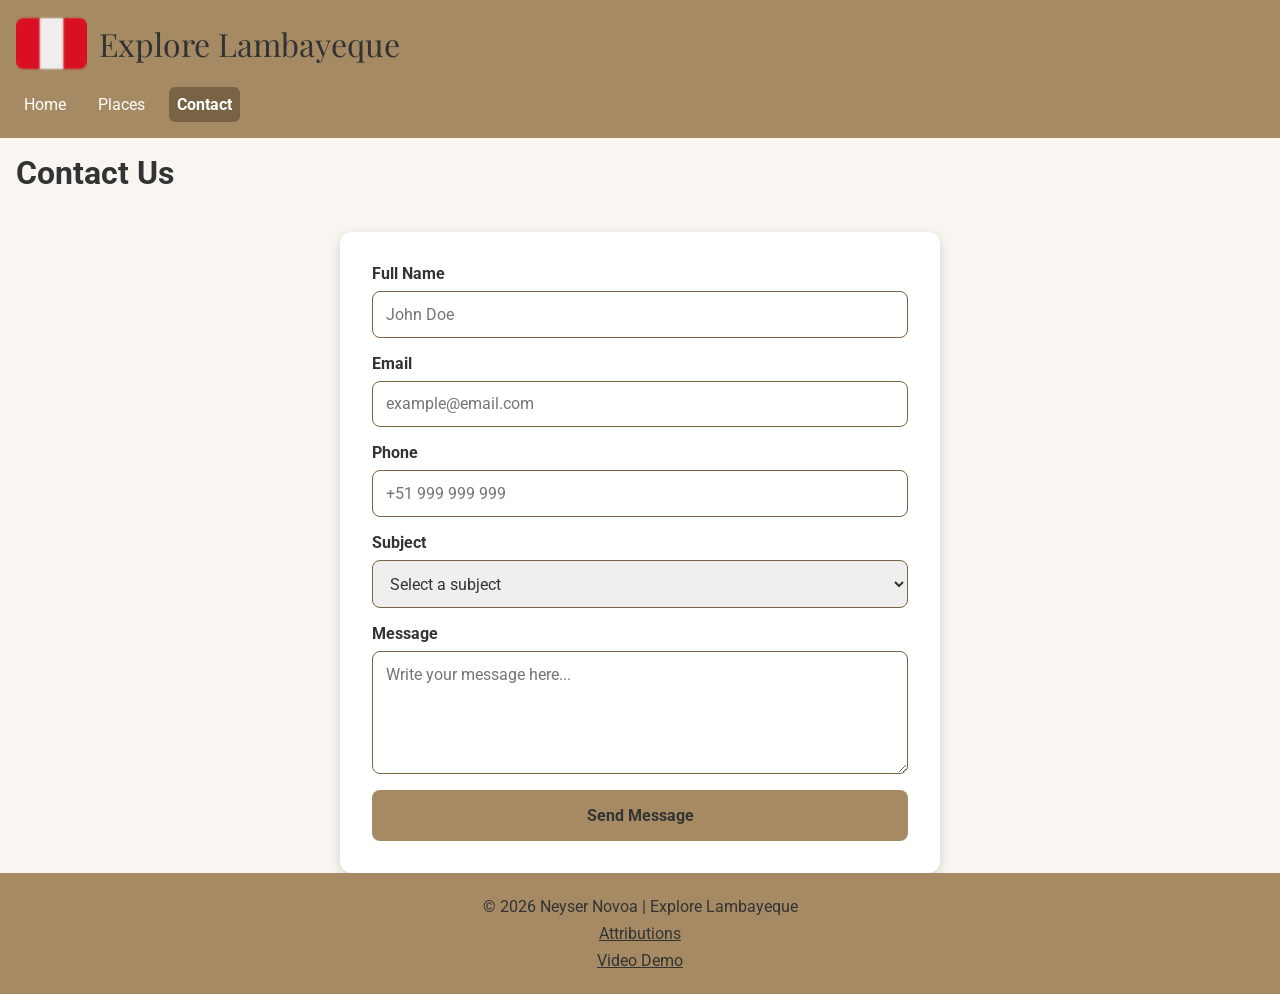
<file: final/contact.html>
<!DOCTYPE html>
<html lang="en">
<head>
  <meta charset="UTF-8">
  <meta name="viewport" content="width=device-width, initial-scale=1.0">
  <title>Contact | Explore Lambayeque</title>
  <meta name="description" content="Contact Explore Lambayeque for tour information and travel inquiries.">
  <meta name="author" content="Neyser Novoa">

  <link rel="icon" href="images/favicon.ico">

  <link rel="preconnect" href="https://fonts.googleapis.com">
  <link rel="preconnect" href="https://fonts.gstatic.com" crossorigin>
  <link href="https://fonts.googleapis.com/css2?family=Playfair+Display:wght@400;600&family=Roboto:wght@400;500&display=swap" rel="stylesheet">

  <link rel="stylesheet" href="styles/small.css">
  <link rel="stylesheet" href="styles/medium.css">
  <link rel="stylesheet" href="styles/large.css">


  <script src="scripts/contact.js" defer></script>

  <meta property="og:title" content="Contact | Explore Lambayeque">
  <meta property="og:description" content="Contact Explore Lambayeque for tour information.">
  <meta property="og:image" content="https://neysernoli.github.io/wdd231/final/images/hero.webp">
  <meta property="og:url" content="https://neysernoli.github.io/wdd231/final/contact.html">
</head>
<body>

  <header>
    <div class="top-bar">
      <div class="brand">
        <img src="images/favicon.ico" alt="Explore Lambayeque Logo" width="71" height="71">
        <a href="index.html">Explore Lambayeque</a>
      </div>
      <button id="menuBtn" aria-label="Toggle navigation">☰</button>
    </div>

    <nav id="navMenu">
      <a href="index.html">Home</a>
      <a href="places.html">Places</a>
      <a href="contact.html" class="active">Contact</a>
    </nav>
  </header>

  <main>
    <h1>Contact Us</h1>

    <form method="get" action="thankyou.html">

      <label>
        Full Name
        <input type="text" name="name" required autocomplete="name" placeholder="John Doe">
      </label>

      <label>
        Email
        <input type="email" name="email" required autocomplete="email" placeholder="example@email.com">
      </label>

      <label>
        Phone
        <input type="tel" name="phone" autocomplete="tel" placeholder="+51 999 999 999">
      </label>

      <label>
        Subject
        <select name="subject" required>
          <option value="" disabled selected>Select a subject</option>
          <option value="tour">Tour Information</option>
          <option value="booking">Booking</option>
          <option value="general">General Inquiry</option>
        </select>
      </label>

      <label>
        Message
        <textarea name="message" rows="5" placeholder="Write your message here..."></textarea>
      </label>

      <input type="hidden" id="timestamp" name="timestamp">

      <input type="submit" value="Send Message">

    </form>
  </main>

  <footer>
    <p>&copy; <span id="year"></span> Neyser Novoa | Explore Lambayeque</p>
    <p><a href="attributions.html">Attributions</a></p>
    <p><a href="https://www.loom.com/share/18ca4690f8ab412b9d6e24662c97b38f" target="_blank" rel="noopener noreferrer">Video Demo</a></p>
  </footer>

</body>
</html>
</file>
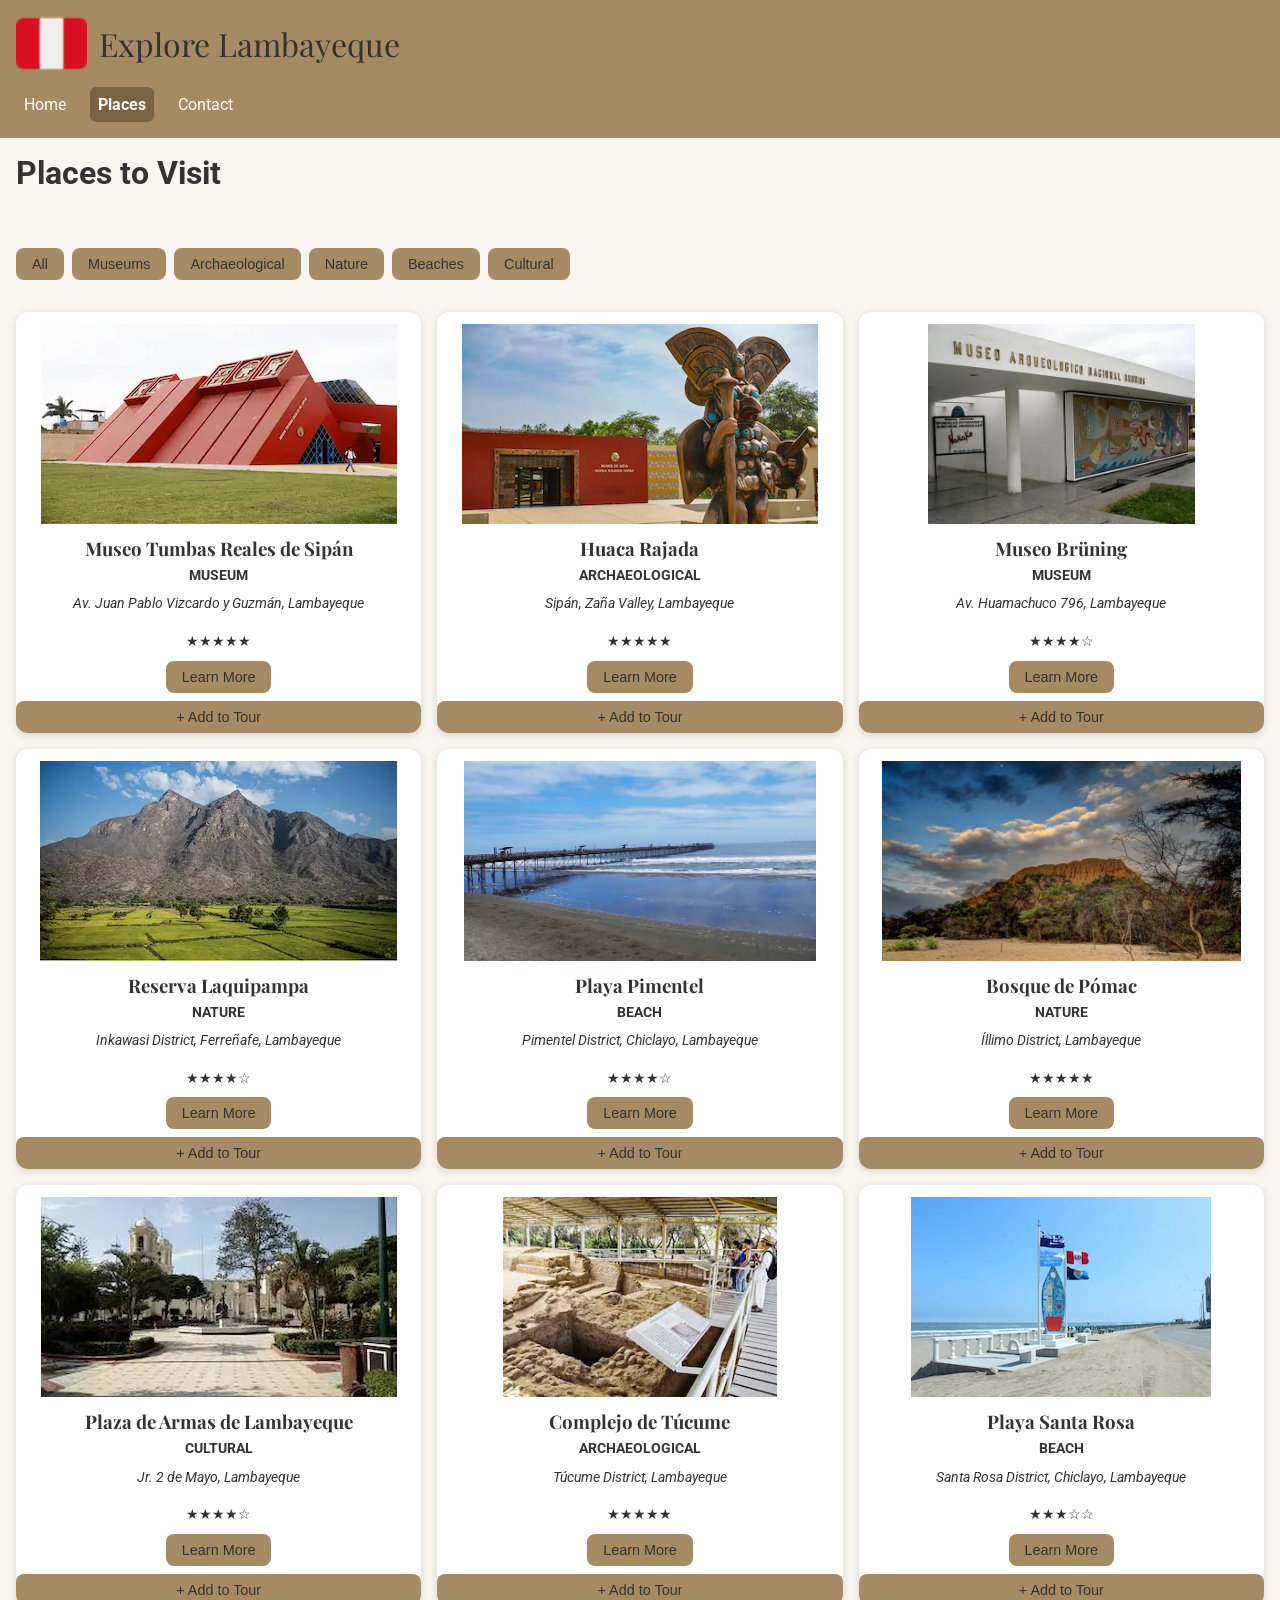
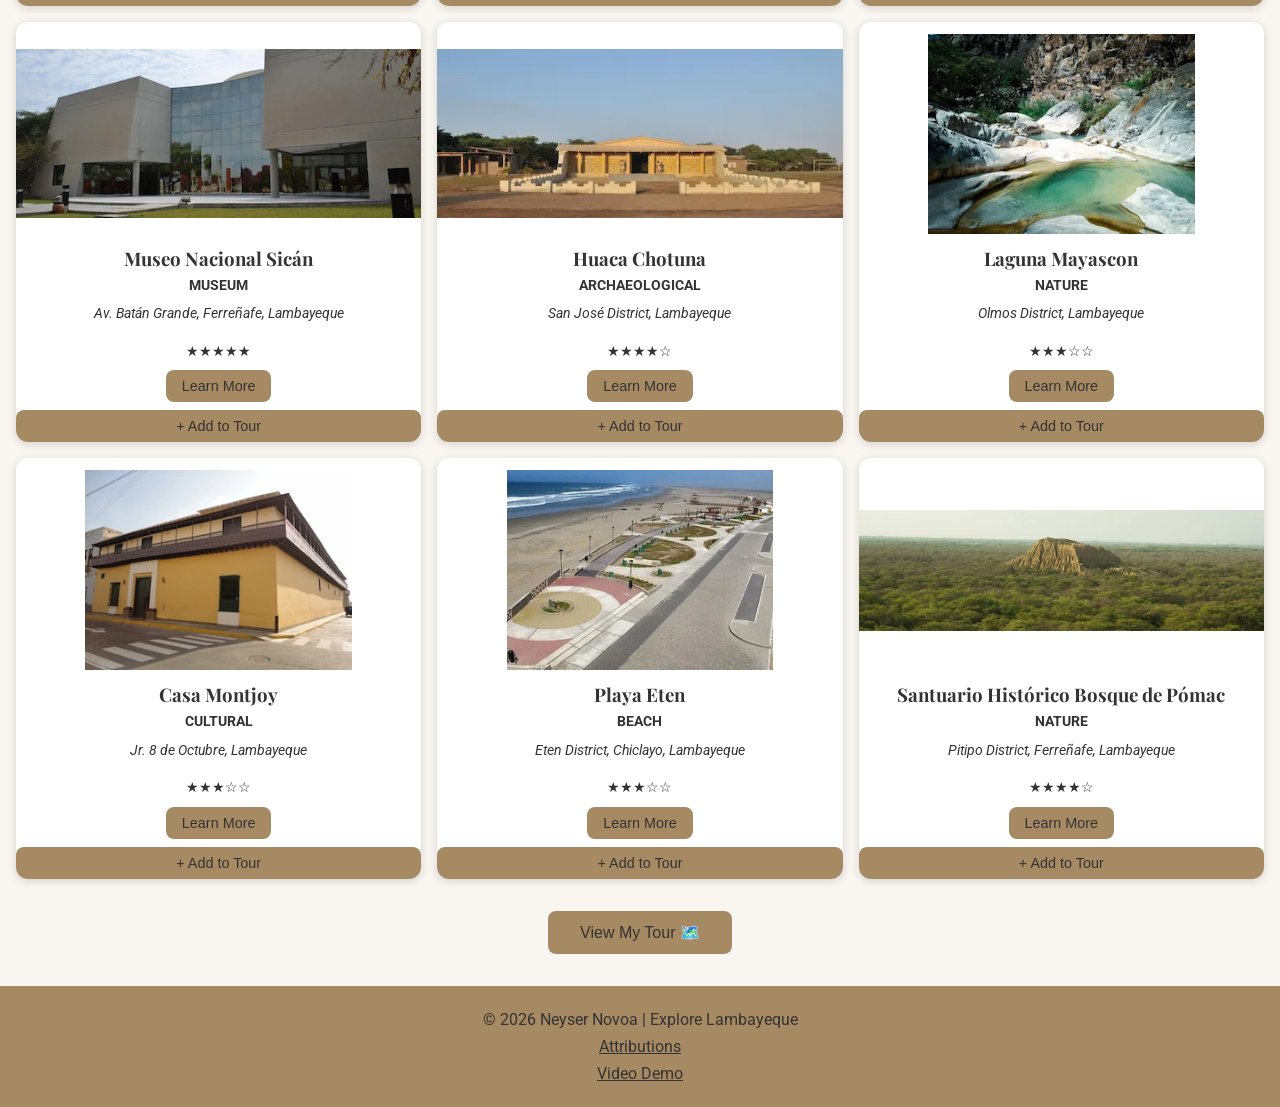
<file: final/places.html>
<!DOCTYPE html>
<html lang="en">
<head>
  <meta charset="UTF-8">
  <meta name="viewport" content="width=device-width, initial-scale=1.0">
  <title>Places | Explore Lambayeque</title>
  <meta name="description" content="Discover the best places to visit in Lambayeque, Peru. Museums, beaches, archaeological sites and more.">
  <meta name="author" content="Neyser Novoa">

  <link rel="icon" href="images/favicon.ico">

  <link rel="preconnect" href="https://fonts.googleapis.com">
  <link rel="preconnect" href="https://fonts.gstatic.com" crossorigin>
  <link href="https://fonts.googleapis.com/css2?family=Playfair+Display:wght@400;600&family=Roboto:wght@400;500&display=swap" rel="stylesheet">

  <link rel="stylesheet" href="styles/small.css">
  <link rel="stylesheet" href="styles/medium.css">
  <link rel="stylesheet" href="styles/large.css">

  <script type="module" src="scripts/places.js"></script>

  <meta property="og:title" content="Places | Explore Lambayeque">
  <meta property="og:description" content="Discover the best places to visit in Lambayeque, Peru.">
  <meta property="og:image" content="https://neysernoli.github.io/wdd231/final/images/hero.webp">
  <meta property="og:url" content="https://neysernoli.github.io/wdd231/final/places.html">
</head>
<body>

  <header>
    <div class="top-bar">
      <div class="brand">
        <img src="images/favicon.ico" alt="Explore Lambayeque Logo" width="71" height="71">
        <a href="index.html">Explore Lambayeque</a>
      </div>
      <button id="menuBtn" aria-label="Toggle navigation">☰</button>
    </div>

    <nav id="navMenu">
      <a href="index.html">Home</a>
      <a href="places.html" class="active">Places</a>
      <a href="contact.html">Contact</a>
    </nav>
  </header>

  <main>
    <h1>Places to Visit</h1>

    <div class="filter-buttons">
      <button class="filter-btn active" data-filter="all">All</button>
      <button class="filter-btn" data-filter="Museum">Museums</button>
      <button class="filter-btn" data-filter="Archaeological">Archaeological</button>
      <button class="filter-btn" data-filter="Nature">Nature</button>
      <button class="filter-btn" data-filter="Beach">Beaches</button>
      <button class="filter-btn" data-filter="Cultural">Cultural</button>
    </div>
    
    <section id="places-grid"></section>
  </main>

  <dialog id="place-modal">
    <h2 id="modal-name"></h2>
    <p id="modal-category"></p>
    <p id="modal-address"></p>
    <p id="modal-description"></p>
    <p id="modal-rating"></p>
    <button id="close-modal">Close</button>
  </dialog>

  <dialog id="tour-modal">
  <h2>Your Custom Tour</h2>
  <div id="tour-list"></div>
  <a href="contact.html" id="book-tour">Book This Tour 📩</a>
  <button id="clear-tour">Clear Tour</button>
  <button id="close-tour-modal">Close</button>
</dialog>

  <button id="view-tour-btn">View My Tour 🗺️</button>

  <footer>
    <p>&copy; <span id="year"></span> Neyser Novoa | Explore Lambayeque</p>
    <p><a href="attributions.html">Attributions</a></p>
    <p><a href="https://www.loom.com/share/18ca4690f8ab412b9d6e24662c97b38f" target="_blank" rel="noopener noreferrer">Video Demo</a></p>
  </footer>

</body>
</html>
</file>
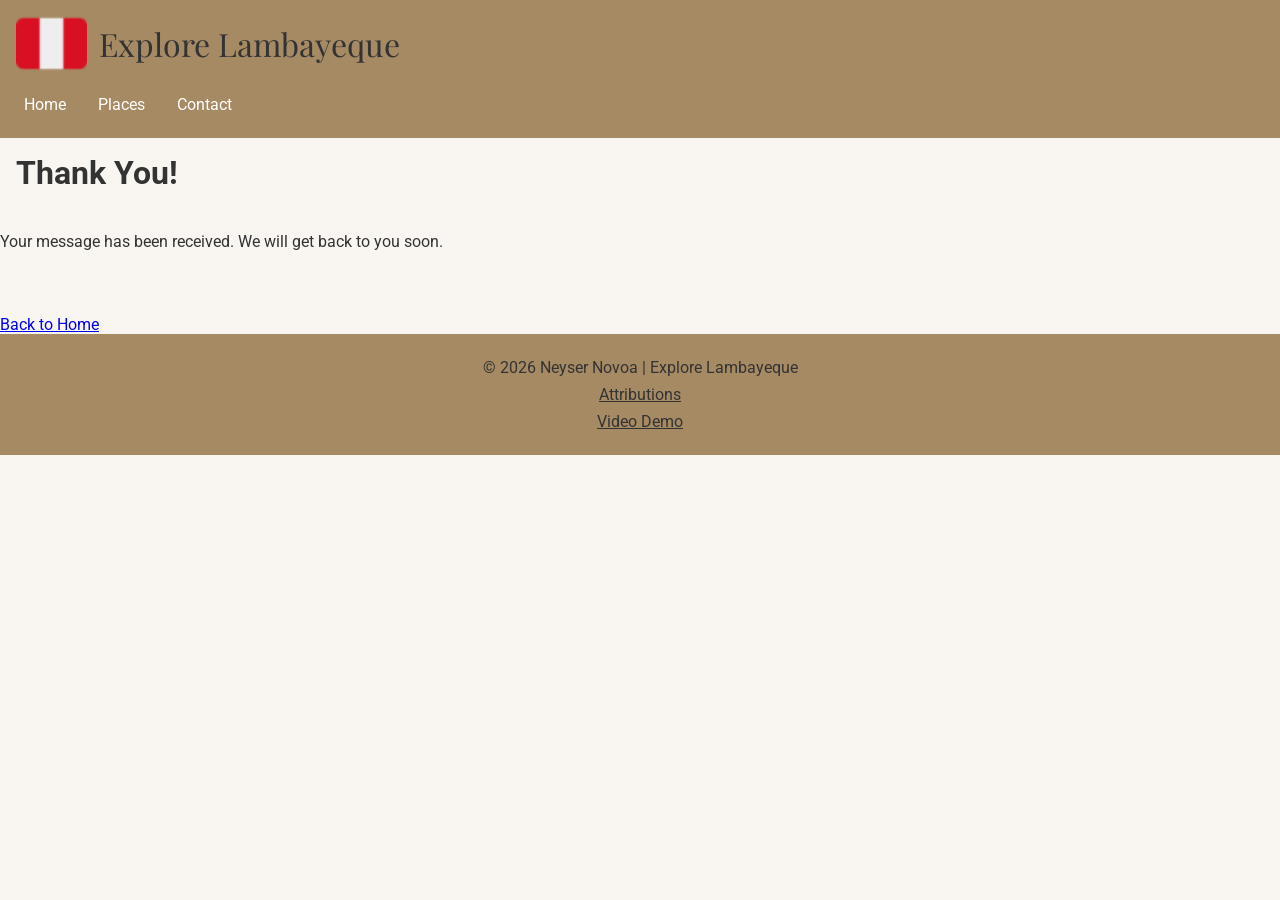
<file: final/thankyou.html>
<!DOCTYPE html>
<html lang="en">
<head>
  <meta charset="UTF-8">
  <meta name="viewport" content="width=device-width, initial-scale=1.0">
  <title>Thank You | Explore Lambayeque</title>
  <meta name="description" content="Thank you for contacting Explore Lambayeque.">
  <meta name="author" content="Neyser Novoa">

  <link rel="icon" href="images/favicon.ico">

  <link rel="preconnect" href="https://fonts.googleapis.com">
  <link rel="preconnect" href="https://fonts.gstatic.com" crossorigin>
  <link href="https://fonts.googleapis.com/css2?family=Playfair+Display:wght@400;600&family=Roboto:wght@400;500&display=swap" rel="stylesheet">

  <link rel="stylesheet" href="styles/small.css">
  <link rel="stylesheet" href="styles/medium.css">
  <link rel="stylesheet" href="styles/large.css">

  <script src="scripts/navigation.js" defer></script>
  <script src="scripts/date.js" defer></script>
  <script src="scripts/thankyou.js" defer></script>

  <meta property="og:title" content="Thank You | Explore Lambayeque">
  <meta property="og:description" content="Thank you for contacting Explore Lambayeque.">
  <meta property="og:image" content="https://neysernoli.github.io/wdd231/final/images/hero.webp">
  <meta property="og:url" content="https://neysernoli.github.io/wdd231/final/thankyou.html">
</head>
<body>

  <header>
    <div class="top-bar">
      <div class="brand">
        <img src="images/favicon.ico" alt="Explore Lambayeque Logo" width="71" height="71">
        <a href="index.html">Explore Lambayeque</a>
      </div>
      <button id="menuBtn" aria-label="Toggle navigation">☰</button>
    </div>

    <nav id="navMenu">
      <a href="index.html">Home</a>
      <a href="places.html">Places</a>
      <a href="contact.html">Contact</a>
    </nav>
  </header>

  <main>
    <h1>Thank You!</h1>
    <p>Your message has been received. We will get back to you soon.</p>
    <section id="results"></section>
    <a href="index.html">Back to Home</a>
  </main>

  <footer>
    <p>&copy; <span id="year"></span> Neyser Novoa | Explore Lambayeque</p>
    <p><a href="attributions.html">Attributions</a></p>
    <p><a href="#">Video Demo</a></p>
  </footer>

</body>
</html>
</file>
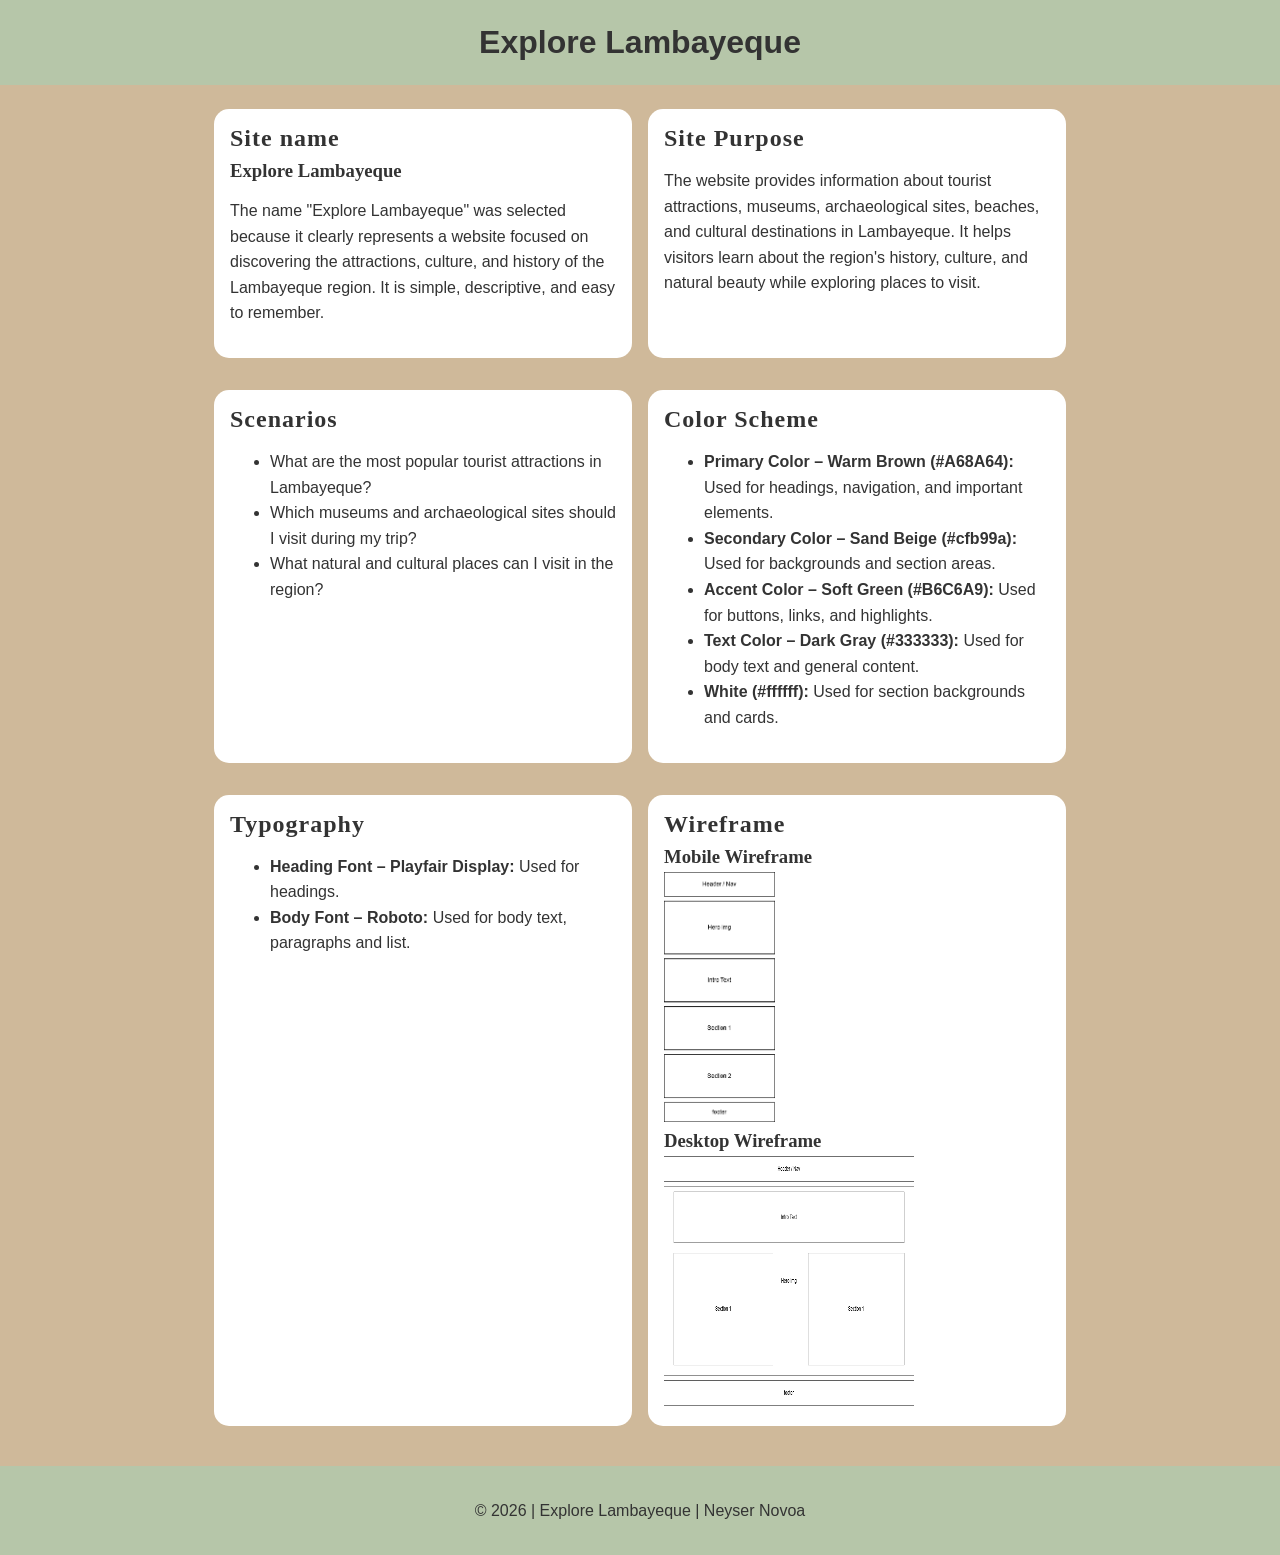
<file: project/siteplan.html>
<!DOCTYPE html>
<html lang="en">
<head>
  <meta charset="UTF-8">
  <meta name="viewport" content="width=device-width,initial-scale=1.0">
  <meta name="description" content="WDD231 final project course by Neyser Novoa showcasing HTML, CSS, JavaScript projects and responsive web.">
  <meta name="author" content="Neyser Novoa">
  <title>Explore Lambayeque</title>

  <link rel="stylesheet" href="styles/siteplan.css">

</head>
<body>
  <header>
    <h1>Explore Lambayeque</h1>
  </header>
  <main>
    <section>
      <h2>Site name</h2>
      <h3>Explore Lambayeque</h3>
      <p>The name "Explore Lambayeque" was selected because it clearly represents a website focused on discovering the attractions, culture, and history of the Lambayeque region. It is simple, descriptive, and easy to remember.</p>
    </section>

    <section>
      <h2>Site Purpose</h2>
      <p>The website provides information about tourist attractions, museums, archaeological sites, beaches, and cultural destinations in Lambayeque. It helps visitors learn about the region's history, culture, and natural beauty while exploring places to visit.</p>
    </section>

    <section>
      <h2>Scenarios</h2>
      <ul>
        <li>What are the most popular tourist attractions in Lambayeque?</li>
        <li>Which museums and archaeological sites should I visit during my trip?</li>
        <li>What natural and cultural places can I visit in the region?</li>
      </ul>
    </section>

    <section>
      <h2>Color Scheme</h2>
      <ul>
        <li>
          <strong>Primary Color – Warm Brown (#A68A64):</strong> Used for headings, navigation, and important elements.
        </li>
        <li>
          <strong>Secondary Color – Sand Beige (#cfb99a):</strong> Used for backgrounds and section areas.
        </li>
        <li>
          <strong>Accent Color – Soft Green (#B6C6A9):</strong> Used for buttons, links, and highlights.
        </li>
        <li>
          <strong>Text Color – Dark Gray (#333333):</strong> Used for body text and general content.
        </li>
        <li>
          <strong>White (#ffffff):</strong> Used for section backgrounds and cards.
        </li>
      </ul>
    </section>

    <section>
      <h2>Typography</h2>
      <ul>
        <li><strong>Heading Font – Playfair Display:</strong> Used for headings.</li>
        <li><strong>Body Font – Roboto:</strong> Used for body text, paragraphs and list.</li>
      </ul>
    </section>

    <section>
      <h2>Wireframe</h2>
      <h3>Mobile Wireframe</h3>
      <img src="images/mobile.wireframe.png" alt="Mobile Wireframe layout for Explore Lambayeque">

      <h3>Desktop Wireframe</h3>
      <img src="images/desktop.wireframe.png" alt="Desktop Wireframe layout for Explore Lambayeque">
    </section>

  </main>
  <footer>
    <p>&copy; 2026 | Explore Lambayeque | Neyser Novoa</p>
  </footer>  
</body>
</html>
</file>
<file: styles/small.css>
* {
    font-family: "Roboto", sans-serif;
    box-sizing: border-box;
}

body {
    margin: 0;
    min-height: 100vh;
    display: grid;
    grid-template-rows: auto auto 1fr auto;
}
header {
    display: grid;
    grid-template-columns: 45px auto 40px;
    padding: 10px;
    align-items: center;
}
.logo {
    width: 40px;
}
header span {
    display: flex;
    align-items: center;
    padding: 10px;
}

#nav-button {
    background: none;
    cursor: pointer;
    border: none;
    
}
nav a {
    text-decoration: none;
    padding: 0.5rem;
    border: 1px solid rgb(0, 0, 0);
    color: rgb(0, 0, 0);
    text-align: center;
}
nav {
    display: none;
    flex-direction: column;
    border: 1px solid rgb(0, 0, 0);
    color: rgb(0, 0, 0);
    background-color: rgb(76, 128, 197);
}
nav a:hover {
    background-color: rgb(182, 230, 246);
    transition: background-color 0.3s ease;
}
nav.open {
    display: flex
}
main {
    padding: 1rem;
}
h1 {
    margin-bottom: 5px;
}
section {
    background-color: rgb(182, 230, 246);
}
section h2 {
    color: 
    rgb(0, 0, 0);
    background-color: rgb(76, 128, 197);
    padding: 2px;
    text-align: center;
}
section p {
    padding: 5px;
    text-align: justify;
}
.certificates {
    background-color: rgb(255, 255, 255);
}
footer {
    margin:  0;
}
footer img {
    width: 40px;
}
.social {
    display: flex;
    justify-content: center;
    gap: 1rem;
    padding: 1rem;
}
.copyright {
    background-color: rgb(76, 128, 197);
    text-align: center;
    padding: 0.5rem;
}
.copyright p {
    margin: 0;
}

.filters {
    display: flex;
    gap: 1rem;
    justify-content: center;
    margin: 1rem 0;
}
.filters button {
    padding: 0.5rem 1rem;
    border: none;
    border-radius: 5px;
    background-color: rgb(76, 128, 197);
    color: rgb(0, 0, 0);
    cursor: pointer;
}
.filters button:hover {
    background-color: rgb(182, 230, 246);
    color: rgb(0, 0, 0);
    transition: background-color 0.3s ease;
}
.course-card {
    padding: 1rem;
    margin: 0.5rem 0;
    border: 1px solid rgb(0, 0, 0);
    border-radius: 8px;
    text-align: center;
    background-color: rgb(76, 128, 197);

    animation: fade 0.5s ease;
}

.completed {
    background-color: rgb(182, 230, 246);
    color: rgb(0, 0, 0);
}

#credits {
    text-align: center;
}

@keyframes fade {

    from {
        opacity: 0;
    }

    to {
        opacity: 1;
    }

}
</file>
<file: styles/large.css>
@media screen and (min-width: 768px) {

    #nav-button {
        display: none;
    }

    nav {
        display: flex;
        flex-direction: row;
    }
    nav a {
        border: none;
    }
    
    main {
        display: grid;
        grid-template-columns: 1fr 1fr;
        gap: 1rem;
    }
    main h1 {
        grid-column: 1 / 3;
    }
    .certificates {
        grid-column: span 2;
    }
    section h2 {
        margin-top: auto;
    }
    #courses-container {
    display: grid;
    grid-template-columns: repeat(3, 1fr);
    gap: 1rem;
}

}
</file>
<file: final/styles/small.css>
:root {
  --primary: #A68A64;
  --secondary: #7a6245;
  --accent: #B6C6A9;
  --text: #333333;
  --white: #ffffff;
  --shadow: rgba(0,0,0,0.15);

  --heading-font: 'Playfair Display', serif;
  --body-font: 'Roboto', sans-serif;
}

* {
  box-sizing: border-box;
  margin: 0;
  padding: 0;
}

body {
  font-family: var(--body-font);
  color: var(--text);
  background-color: #f9f6f2;
}

/* ── HEADER ── */
header {
  background-color: var(--primary);
  padding: 0.5rem 1rem;
  position: sticky;
  top: 0;
  z-index: 100;
}

.top-bar {
  display: flex;
  justify-content: space-between;
  align-items: center;
}

.brand {
  display: flex;
  align-items: center;
  gap: 0.75rem;
}

.brand a {
  color: var(--text);
  text-decoration: none;
  font-family: var(--heading-font);
  font-size: 2rem;
  
}

#menuBtn {
  background: none;
  border: none;
  color: var(--white);
  font-size: 1.8rem;
  cursor: pointer;
}

/* ── NAV ── */
#navMenu {
  display: none;
  flex-direction: column;
  gap: 0.5rem;
  padding: 0.5rem 0;
}

#navMenu.open {
  display: flex;
}

#navMenu a {
  color: var(--white);
  text-decoration: none;
  padding: 0.5rem;
  border-radius: 6px;
  transition: background-color 0.3s;
}

#navMenu a:hover,
#navMenu a.active {
  background-color: var(--secondary);
  font-weight: bold;
}

/* ── HERO ── */
.hero {
  position: relative;
  overflow: hidden;
  height: 300px;
}

.hero img {
  width: 100%;
  height: 100%;
  object-fit: cover;
  display: block;
  
}

.hero-content {
  position: absolute;
  top: 50%;
  left: 50%;
  transform: translate(-50%, -50%);
  text-align: center;
  color: var(--white);
  z-index: 1;
  width: 90%;
  background-color: rgba(0, 0, 0, 0.3);

}

.hero-content h1 {
  font-family: var(--heading-font);
  font-size: 2rem;
  text-shadow: 2px 2px 6px rgba(0,0,0,0.6);

}

.hero-content p {
  margin: 0.5rem 0 1rem;
  text-shadow: 1px 1px 4px rgba(0,0,0,0.6);
}

/* ── BUTTONS ── */
button, input[type="submit"] {
  background-color: var(--primary);
  color: var(--text);
  border: none;
  padding: 0.5rem 1rem;
  border-radius: 8px;
  cursor: pointer;
  font-size: 0.9rem;
  transition: background-color 0.3s;
}

button:hover, input[type="submit"]:hover {
  background-color: var(--secondary);
  color: var(--text);
}

#generateTourBtn {
  background-color: var(--primary);
  color: var(--text);
  border: none;
  padding: 0.75rem 1.5rem;
  border-radius: 8px;
  font-size: 1rem;
  cursor: pointer;
  transition: background-color 0.3s;
  text-decoration: none;
  display: inline-block;
}

#generateTourBtn:hover {
  background-color: var(--secondary);
  color: var(--text);
}

#view-tour-btn {
  display: block;
  margin: 1rem auto 2rem;
  padding: 0.75rem 2rem;
  font-size: 1rem;
}

#book-tour {
  display: block;
  background-color: var(--primary);
  color: var(--text);
  text-align: center;
  padding: 0.75rem 1.5rem;
  border-radius: 8px;
  text-decoration: none;
  margin: 1rem 0;
  font-weight: bold;
  transition: background-color 0.3s;
}

#book-tour:hover {
  background-color: var(--secondary);
  color: var(--text);
}

.add-tour {
  background-color: var(--primary);
  color: var(--text);
  border: none;
  padding: 0.5rem 1rem;
  border-radius: 8px;
  cursor: pointer;
  font-size: 0.9rem;
  width: 100%;
  margin-top: 0.5rem;
  transition: background-color 0.3s;
}

.add-tour:hover {
  background-color: var(--secondary);
  color: var(--text);
}

/* ── SECTIONS ── */
section {
  padding: 2rem 1rem;
}

section h2 {
  font-family: var(--heading-font);
  color: var(--text);
  margin-bottom: 1rem;
  font-size: 1.5rem;
}

/* ── FEATURED GRID ── */
#featured-grid {
  display: grid;
  gap: 1rem;
}

#featured-grid article {
  background: var(--white);
  border-radius: 12px;
  overflow: hidden;
  box-shadow: 0 2px 8px var(--shadow);
  text-align: center;
}

#featured-grid article img {
  width: 100%;
  height: 200px;
  object-fit: contain;
  margin-top: 0.75rem;
}

#featured-grid article h3 {
  font-family: var(--heading-font);
  color: var(--text);
  padding: 0.75rem 1rem 0.25rem;
}

#featured-grid article .category {
  color: var(--text);
  font-size: 0.85rem;
  font-weight: bold;
  text-transform: uppercase;
  padding: 0 1rem;
}

#featured-grid article p {
  padding: 0.5rem 1rem 1rem;
  font-size: 0.9rem;
  line-height: 1.5;
  color: var(--text);
}

/* ── ABOUT ── */
.about {
  background-color: var(--primary);
  border-radius: 12px;
  margin: 0 1rem;
}

.about p {
  line-height: 1.7;
  color: var(--text);
}

/* ── TOURS ── */
.tours ul {
  list-style: none;
  display: flex;
  flex-direction: column;
  gap: 1rem;
}

.tours li {
  background: var(--primary);
  padding: 1rem;
  border-radius: 8px;
  border-left: 4px solid var(--primary);
  box-shadow: 0 2px 8px var(--shadow);
  color: var(--text);
}

.tours span {
  color: var(--text);
  font-weight: bold;
}

/* ── FAQ ── */
.faq-item {
  background: var(--white);
  padding: 1rem;
  border-radius: 8px;
  margin-bottom: 1rem;
  box-shadow: 0 2px 8px var(--shadow);
}

.faq-item h3 {
  font-family: var(--heading-font);
  color: var(--text);
  margin-bottom: 0.5rem;
}

.faq-item p {
  color: var(--text);
}

/* ── MODAL ── */
dialog {
  border: none;
  border-radius: 12px;
  padding: 2rem;
  max-width: 500px;
  width: 90%;
  box-shadow: 0 8px 24px var(--shadow);
  color: var(--text);
}

dialog::backdrop {
  background: rgba(0,0,0,0.5);
}

dialog h2 {
  font-family: var(--heading-font);
  color: var(--primary);
  margin-bottom: 1rem;
}

/* ── PLACES GRID ── */
#places-grid {
  display: grid;
  gap: 1rem;
  padding: 1rem;
  min-height: 800px;
}

#places-grid article {
  background: var(--white);
  border-radius: 12px;
  overflow: hidden;
  box-shadow: 0 2px 8px var(--shadow);
  text-align: center;
}

#places-grid article img {
  width: 100%;
  height: 200px;
  object-fit: contain;
  display: block;
  margin: 0.75rem auto 0;
}

#places-grid article h3 {
  font-family: var(--heading-font);
  color: var(--text);
  padding: 0.75rem 1rem 0.25rem;
}

#places-grid article .category {
  color: var(--text);
  font-size: 0.85rem;
  font-weight: bold;
  text-transform: uppercase;
  padding: 0 1rem;
}

#places-grid article address,
#places-grid article p {
  padding: 0.5rem 1rem;
  font-size: 0.9rem;
  line-height: 1.5;
  color: var(--text);
}

.rating {
  color: var(--text);
}

.card-buttons {
  display: flex;
  gap: 0.5rem;
  padding: 0.5rem 1rem 1rem;
}

.filter-buttons {
  display: flex;
  flex-wrap: wrap;
  gap: 0.5rem;
  padding: 1rem;
}

/* ── FORM ── */
form {
  display: flex;
  flex-direction: column;
  gap: 1rem;
  background: var(--white);
  padding: 2rem;
  border-radius: 12px;
  box-shadow: 0 4px 12px var(--shadow);
  max-width: 600px;
  margin: 0 auto;
}

form label {
  display: flex;
  flex-direction: column;
  gap: 0.5rem;
  font-weight: bold;
  color: var(--text);
}

form input,
form select,
form textarea {
  padding: 0.8rem;
  border: 1px solid var(--secondary);
  border-radius: 8px;
  font-size: 1rem;
  font-family: var(--body-font);
  color: var(--text);
}

form input:focus,
form select:focus,
form textarea:focus {
  outline: none;
  border-color: var(--primary);
  box-shadow: 0 0 0 3px rgba(166, 138, 100, 0.2);
}

input[type="submit"] {
  background-color: var(--primary);
  color: var(--text);
  border: none;
  cursor: pointer;
  font-weight: bold;
  padding: 1rem;
  border-radius: 8px;
  font-size: 1rem;
  transition: background-color 0.3s;
}

input[type="submit"]:hover {
  background-color: var(--secondary);
  color: var(--text);
}

main h1 {
  padding: 1rem;
  margin-bottom: 1.5rem;
}

/* ── FOOTER ── */
footer {
  background-color: var(--primary);
  color: var(--text);
  text-align: center;
  padding: 1.5rem 1rem;
  display: flex;
  flex-direction: column;
  gap: 0.5rem;
}

footer a {
  color: var(--text);
}
</file>
<file: final/styles/medium.css>
@media (min-width: 640px) {
  #places-grid {
    grid-template-columns: 1fr 1fr;
  }

  #featured-grid {
    grid-template-columns: 1fr 1fr;
  }
}
</file>
<file: final/styles/large.css>
@media (min-width: 1024px) {
  .hero {
    height: 500px;
  }

  .hero img {
    object-fit: cover;
  }

  #places-grid {
    grid-template-columns: repeat(3, 1fr);
  }

  #featured-grid {
    grid-template-columns: repeat(2, 1fr);
  }

  nav#navMenu {
    display: flex !important;
    flex-direction: row;
    gap: 1rem;
  }

  #menuBtn {
    display: none;
  }
}
</file>
<file: chamber/styles/small.css>
:root {
  --primary-color: #222222;
  --secondary-color: #555555;
  --background-color: #f4f4f4;
  --text-color: #222222;
  --accent-color: #0066cc;

  --focus-color: #0066cc33;

  --shadow-light: rgba(0, 0, 0, 0.10);
  --shadow-medium: rgba(0, 0, 0, 0.15);
  --shadow-dark: rgba(0, 0, 0, 0.25);

  --overlay-color: rgba(0, 0, 0, 0.50);

  --heading-font: Arial, sans-serif;
  --body-font: Arial, sans-serif;
}

/* ===== GENERAL ===== */

body {
  margin: 0;
  font-family: var(--body-font);
  background-color: var(--background-color);
  color: var(--text-color);
}

header {
  background-color: var(--primary-color);
  color: var(--background-color);
  padding: 1rem;
  text-align: center;
}
header a {
  color: var(--background-color);
}

.top-bar {
  display: flex;
  justify-content: space-between;
  align-items: center;
  padding: 1rem;
}

.brand {
  display: flex;
  align-items: center;
  gap: 1rem;
  filter: brightness(0) invert(1);
}

.brand a {
  text-decoration: none;
}

.logo {
  width: 32px;
  height: auto;
}

main {
  padding: 1rem;
}

h1 {
  padding: 1rem;
  text-align: center;
  font-family: var(--heading-font);
}

#menuBtn {
  background: none;
  border: none;
  color: var(--background-color);
  font-size: 2rem;
  cursor: pointer;
}

#navMenu {
  display: none;
  flex-direction: column;
  margin-top: 1rem;
  align-items: center;
}

#navMenu a {
  color: var(--background-color);
  text-decoration: none;
  padding: 0.5rem 0.8rem;
  border-radius: 6px;
  width: fit-content;

  transition:
    background-color 0.3s ease,
    color 0.3s ease;
}

#navMenu a:hover,
#navMenu a.active {
  background-color: var(--secondary-color);
  color: var(--background-color);
  font-weight: bold;
}

#navMenu.open {
  display: flex;
}

/* ===== BUTTONS ===== */

.view-buttons {
  text-align: center;
  margin: 1rem 0;
}

.view-buttons button {
  padding: 0.5rem 1rem;
  margin: 0 0.3rem;
  border: none;
  border-radius: 6px;
  background-color: var(--primary-color);
  color: var(--background-color);
  cursor: pointer;

  transition: background-color 0.3s ease;
}

.view-buttons button:hover {
  background-color: var(--secondary-color);
}

/* ===== MEMBERS ===== */

#members {
  min-height: 600px;
}

/* ===== GRID VIEW ===== */

#members.grid {
  display: grid;
  grid-template-columns: 1fr;
  gap: 1rem;
  padding: 1rem;
}

/* ===== LIST VIEW ===== */

#members.list {
  display: block;
}

#members.list .card {
  display: flex;
  flex-direction: row;
  justify-content: space-between;
}

/* ===== REMOVE IMAGES IN LIST VIEW ===== */

#members.list .card img {
  display: none;
}

/* ===== CARDS ===== */

.card {
  background-color: var(--background-color);
  border-radius: 12px;
  padding: 1rem;
  margin-bottom: 1rem;

  box-shadow: 0 4px 12px var(--shadow-medium);

  transition:
    transform 0.2s ease,
    box-shadow 0.2s ease;
}

.card:hover {
  transform: translateY(-5px);

  box-shadow: 0 8px 20px var(--shadow-dark);
}

.card h2 {
  margin-top: 0;
}

.card img {
  width: 100%;
  height: 180px;

  border-radius: 10px;

  object-fit: cover;
}

.card a {
  text-decoration: none;
  color: var(--accent-color);
  font-weight: bold;
}

.card a:hover {
  text-decoration: underline;
}

/* ===== FOOTER ===== */

footer {
  background-color: var(--primary-color);
  color: var(--background-color);

  padding: 2rem 1rem;

  text-align: center;
}

.footer-top,
.footer-bottom {
  margin-bottom: 1rem;
}

.footer-top p,
.footer-bottom p {
  margin: 0.3rem 0;
}

.social {
  display: flex;
  justify-content: center;
  gap: 1rem;

  margin: 1rem 0;
}

.social img {
  width: 40px;

  transition: transform 0.2s ease;

  filter: brightness(0) invert(1);
}

.social img:hover {
  transform: scale(1.1);
}

.hero {
  position: relative;
}

.hero img {
  width: 100%;
  height: auto;
  display: block;
}

.hero-content {
  position: absolute;
  bottom: 20px;
  right: 20px;
}

.cta-button {
  background-color: var(--primary-color);
  color: var(--background-color);
  padding: 1rem 1.5rem;
  text-decoration: none;
  border-radius: 8px;
  font-weight: bold;
}

.info-container {
  display: flex;
  flex-direction: column;
  gap: 1rem;
}

.events,
.weather,
.forecast {
  background-color: var(--background-color);
  padding: 1rem;
  border-radius: 12px;
  box-shadow: 0 4px 12px var(--shadow-medium); 
}

.weather-content {
  display: flex;
  align-items: center;
  gap: 1rem;
  justify-content: center;
}

.spotlights-container {
  display: grid;
  gap: 1rem;
  padding: 1rem;

}

.spotlights-container section {
  border: 1px solid var(--background-color);
  padding: 1rem;
  border-radius: 10px;
  background-color: var(--background-color);
  text-align: center;
}

.spotlights-container img {
  width: 120px;
  height: auto;
}

#forecast-container {
  display: flex;
  flex-direction: column;
  gap: 0.5rem;
  text-align: center;
}

#forecast-container div {
  background-color: var(--background-color);
  padding: 0.5rem;
  border-radius: 8px;
}

form {
  display: flex;

  flex-direction: column;

  gap: 1rem;

  background: var(--background-color);

  padding: 2rem;

  border-radius: 12px;

  box-shadow: 0 4px 12px var(--shadow-medium);
}

form label {
  display: flex;

  flex-direction: column;

  gap: .5rem;

  font-weight: bold;
}

form input,
form select,
form textarea {

  padding: .8rem;

  border: 1px solid var(--background-color);

  border-radius: 8px;

  font-size: 1rem;

  font-family: inherit;
}

form input:focus,
form select:focus,
form textarea:focus {

  outline: none;

  border-color: var(--accent-color);

  box-shadow: 0 0 0 3px var(--focus-color);

}

input[type="submit"] {

  background-color: var(--primary-color);

  color: var(--background-color);

  border: none;

  cursor: pointer;

  font-weight: bold;

  transition: .3s;

}

input[type="submit"]:hover {

  background-color: var(--secondary-color);

}

.join-layout {
  display: flex;
  flex-direction: column;
  gap: 2rem;

}

.membership-cards {
  display: flex;
  flex-direction: column;
  gap: 1rem;
}

.membership-card {
  
  box-sizing: border-box;

  background: var(--background-color);

  padding: 1.5rem;

  border-radius: 12px;

  box-shadow: 0 4px 12px var(--shadow-medium);

  text-align: center;

  opacity: 0;

  transform: translateY(30px);

  animation: appear .8s ease forwards;

  transition:
    transform .3s ease,
    box-shadow .3s ease;
}

.membership-card:hover {

  transform: translateY(-6px);

  box-shadow: 0 10px 24px var(--shadow-dark);
  cursor: pointer;

}

.membership-card a:hover {

  color: var(--secondary-color);

}

.membership-card:nth-child(1) {
  animation-delay: .1s;
}

.membership-card:nth-child(2) {
  animation-delay: .3s;
}

.membership-card:nth-child(3) {
  animation-delay: .5s;
}

.membership-card:nth-child(4) {
  animation-delay: .7s;
}

.membership-card a {
  display: inline-block;

  margin-top: 1rem;

  text-decoration: none;

  color: var(--accent-color);

  font-weight: bold;
}

dialog {
  border: none;

  border-radius: 12px;

  padding: 2rem;

  max-width: 400px;

  background-color: var(--background-color);

  color: var(--text-color);
}

dialog::backdrop {
  background: var(--overlay-color);
}

@keyframes appear {

  from {
    opacity: 0;

    transform: translateY(30px);
  }

  to {
    opacity: 1;

    transform: translateY(0);
  }

}

#visitor-message {
  background-color: var(--secondary-color);
  color: var(--background-color);
  text-align: center;
  padding: 1rem;
  border-radius: 8px;
  margin-bottom: 1rem;
  font-weight: bold;
  min-height: 50px;
}

#places-grid img {
  width: 100%;
  height: 200px;
  object-fit: contain;
}

#places-grid article {
  background-color: white;
  border-radius: 12px;
  border: 1px solid #ddd;
  padding: 1rem;
  margin-bottom: 1rem;
  box-shadow: 0 4px 12px var(--shadow-medium);
}

#places-grid {
  display: grid;
  min-height: 800px;
  grid-template-areas: 
    "card1"
    "card2"
    "card3"
    "card4"
    "card5"
    "card6"
    "card7"
    "card8";
}

article:nth-child(1) { grid-area: card1; }
article:nth-child(2) { grid-area: card2; }
article:nth-child(3) { grid-area: card3; }
article:nth-child(4) { grid-area: card4; }
article:nth-child(5) { grid-area: card5; }
article:nth-child(6) { grid-area: card6; }
article:nth-child(7) { grid-area: card7; }
article:nth-child(8) { grid-area: card8; }
</file>
<file: chamber/styles/medium.css>
@media screen and (min-width: 700px) {

  #members.grid {
    grid-template-columns: repeat(2, 1fr);
  }

  .spotlights-container {
  grid-template-columns: repeat(2, 1fr);
}

#places-grid {
  display: grid;
  grid-template-columns: 1fr 1fr;
  gap: 1rem;
  grid-template-areas: 
    "card1 card2"
    "card3 card4"
    "card5 card6"
    "card7 card8"; 
}

article:nth-child(1) {
grid-area: card1;}
article:nth-child(2) {
grid-area: card2;}
article:nth-child(3) {
grid-area: card3;}
article:nth-child(4) {
grid-area: card4;}
article:nth-child(5) {
grid-area: card5;}
article:nth-child(6) {
grid-area: card6;}
article:nth-child(7) {
grid-area: card7;}
article:nth-child(8) {
grid-area: card8;}


#places-grid article img {
  transition: transform 0.3s ease;
}

#places-grid article img:hover {
  transform: scale(1.05);
}

}
</file>
<file: chamber/styles/large.css>
@media screen and (min-width: 1100px) {

  #members.grid {
    grid-template-columns: repeat(3, 1fr);
    padding: 2rem;
  }

  header {
    display: flex;
    justify-content: space-between;
    align-items: center;
  }

  #menuBtn {
    display: none;
  }

  #navMenu {
    display: flex;
    flex-direction: row;
    gap: 1rem;
  }

  main {
    max-width: 1400px;
    margin: auto;
  }

  .view-buttons button {
    padding: 0.8rem 1.5rem;
    font-size: 1rem;
    border-radius: 10px;
  }

  footer {
    display: grid;
    grid-template-columns: 1fr 1fr 1fr;
    align-items: center;
  }

  .info-container {
    display: grid;
    grid-template-columns: repeat(3, 1fr);
    gap: 1rem;
  }

  .spotlights-container {
    grid-template-columns: repeat(3, 1fr);
  }

  .join-layout {

    display: grid;

    grid-template-columns: 2fr 1fr;

    gap: 2rem;

  }

  #places-grid {
    display: grid;
    grid-template-columns: repeat(3, 1fr);
    gap: 1rem;
    grid-template-areas: 
      "card1 card2 card3" 
      "card4 card5 card6"
      "card7 card8 ."; 
  }

article:nth-child(1) {
grid-area: card1;}
article:nth-child(2) {
grid-area: card2;}
article:nth-child(3) {
grid-area: card3;}
article:nth-child(4) {
grid-area: card4;}
article:nth-child(5) {
grid-area: card5;}
article:nth-child(6) {
grid-area: card6;}
article:nth-child(7) {
grid-area: card7;}
article:nth-child(8) {
grid-area: card8;}

#places-grid article img {
  transition: transform 0.3s ease;
}

#places-grid article img:hover {
  transform: scale(1.05);
}

}
</file>
<file: Final Project/styles/siteplan.css>
:root {
    --primary-color: #A68A64;   /* Warm Brown */
    --secondary-color: #cfb99a; /* Sand Beige */
    --accent-color: #B6C6A9;    /* Soft Green */
    --text-color: #333333;      /* Dark Gray */
    --white: #ffffff;  /*White */

    --heading-font: 'Playfair Display' , serif;
    --body-font: 'Roboto' , sans-serif;
}

* {
  box-sizing: border-box;
}

body {
  margin: 0;
  font-family: var(--body-font);
  color: var(--text-color);
  background-color: var(--secondary-color);
}

header {
  background-color: var(--accent-color);
  padding: 1.5rem 1rem;
  text-align: center;
}

header h1 {
  font-size: var(--heading-font);
  color: var(--text-color);
  margin: 0;
  font-size: 1.6rem;
}

h2 {
  font-family: var(--heading-font);
  color: var(--text-color);
  letter-spacing: 1px;
  margin: 0 0 0.5rem;

}

h3 {
  font-family: var(--heading-font);
  color: var(--text-color);
  margin: 0.25rem 0 0.25rem;
}

main {
  padding: 1rem;
}

section {
  background-color: var(--white);
  padding: 1rem;
  margin-bottom: 1rem;
  border-radius: 15px;
}

section img {
  max-width: 250px;
  height: 250px;
}

p, li {
  line-height: 1.6;
}

footer {
  background-color: var(--accent-color);
  color: var(--text-color);
  text-align: center;
  padding: 1rem;
  font-size: 1rem;
}

@media (min-width: 600px) {
  header h1 {
    font-size: 2rem;
  }

  main {
    padding: 1.5rem;
    max-width: 900px;
    margin: 0 auto;
    display: grid;
    grid-template-columns: 1fr 1fr;
    gap: 1rem;
  }
}
</file>
<file: project/styles/siteplan.css>
:root {
    --primary-color: #A68A64;   /* Warm Brown */
    --secondary-color: #cfb99a; /* Sand Beige */
    --accent-color: #B6C6A9;    /* Soft Green */
    --text-color: #333333;      /* Dark Gray */
    --white: #ffffff;  /*White */

    --heading-font: 'Playfair Display' , serif;
    --body-font: 'Roboto' , sans-serif;
}

* {
  box-sizing: border-box;
}

body {
  margin: 0;
  font-family: var(--body-font);
  color: var(--text-color);
  background-color: var(--secondary-color);
}

header {
  background-color: var(--accent-color);
  padding: 1.5rem 1rem;
  text-align: center;
}

header h1 {
  font-size: var(--heading-font);
  color: var(--text-color);
  margin: 0;
  font-size: 1.6rem;
}

h2 {
  font-family: var(--heading-font);
  color: var(--text-color);
  letter-spacing: 1px;
  margin: 0 0 0.5rem;

}

h3 {
  font-family: var(--heading-font);
  color: var(--text-color);
  margin: 0.25rem 0 0.25rem;
}

main {
  padding: 1rem;
}

section {
  background-color: var(--white);
  padding: 1rem;
  margin-bottom: 1rem;
  border-radius: 15px;
}

section img {
  max-width: 250px;
  height: 250px;
}

p, li {
  line-height: 1.6;
}

footer {
  background-color: var(--accent-color);
  color: var(--text-color);
  text-align: center;
  padding: 1rem;
  font-size: 1rem;
}

@media (min-width: 600px) {
  header h1 {
    font-size: 2rem;
  }

  main {
    padding: 1.5rem;
    max-width: 900px;
    margin: 0 auto;
    display: grid;
    grid-template-columns: 1fr 1fr;
    gap: 1rem;
  }
}
</file>
